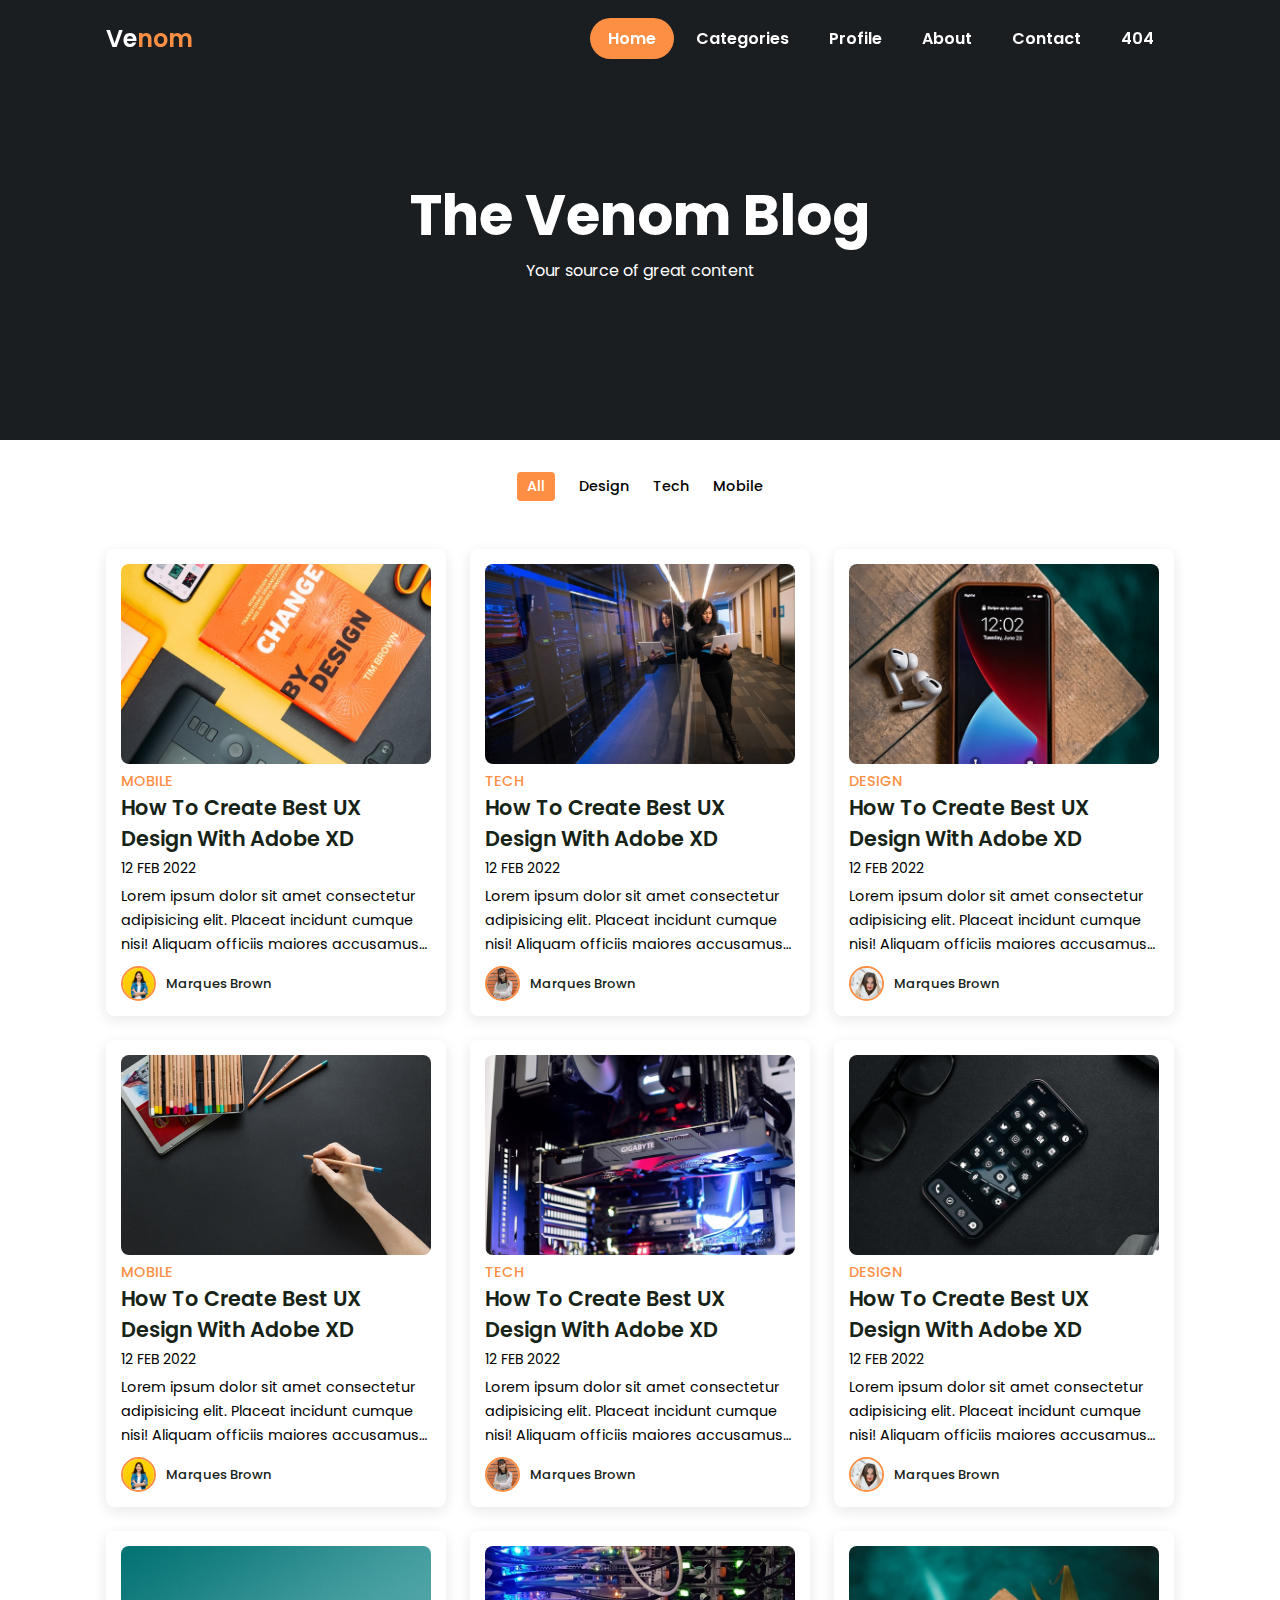
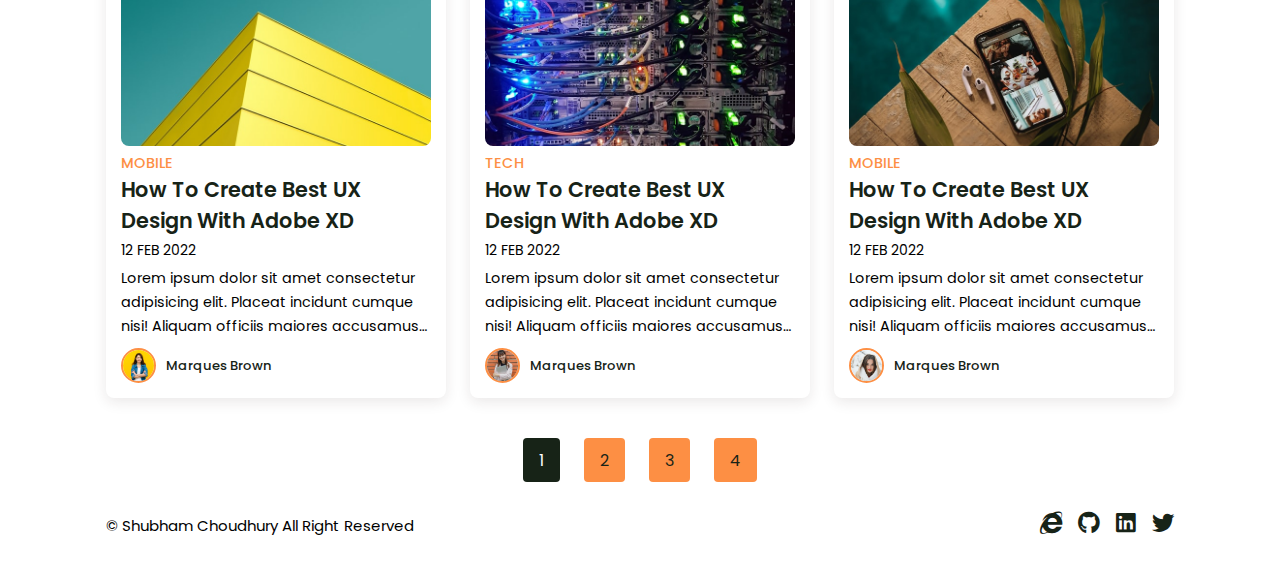
<file: index.html>
<!DOCTYPE html>
<html lang="en">

<head>
    <meta charset="UTF-8">
    <meta http-equiv="X-UA-Compatible" content="IE=edge">
    <meta name="viewport" content="width=device-width, initial-scale=1.0">
    <title>Home</title>

    <!-- GOOGLE FONTS -->
    <link rel="preconnect" href="https://fonts.googleapis.com">
    <link rel="preconnect" href="https://fonts.gstatic.com" crossorigin>
    <link href="https://fonts.googleapis.com/css2?family=Poppins:wght@400;500;600;700&display=swap" rel="stylesheet">

    <!-- FONTAWESOME ICONS -->
    <link rel="stylesheet" href="assets/fontawesome-6.4.0-web/css/fontawesome.css">
    <link rel="stylesheet" href="assets/fontawesome-6.4.0-web/css/brands.css">
    <link rel="stylesheet" href="assets/fontawesome-6.4.0-web/css/solid.css">

    <!-- CUSTOM CSS -->
    <link rel="stylesheet" href="assets/css/style.css">
</head>

<body>
    <!-- HEADER -->
    <header>
        <div class="nav container">
            <!-- LOGO -->
            <a href="index.html" class="logo">Ve<span>nom</span></a>
            <input type="checkbox" id="nav_check" hidden>

            <nav>
                <a href="index.html" class="logo">Ve<span>nom</span></a>
          
                <ul>
                  <li>
                    <a class="active" href="index.html">Home</a>
                  </li>
                  <li>
                    <a href="category-list.html">Categories</a>
                  </li>
                  <li>
                    <a href="profile.html">Profile</a>
                  </li>
                  <li>
                    <a href="about.html">About</a>
                  </li>
                  <li>
                    <a href="#">Contact</a>
                  </li>
                  <li>
                    <a href="404.html">404</a>
                  </li>
                </ul>
              </nav>


              <label for="nav_check" class="hamburger">
                <div></div>
                <div></div>
                <div></div>
              </label>
        </div>
    </header>

    <!-- HOME -->
    <section class="home" id="home">
        <div class="home-text container">
            <h2 class="home-title">The Venom Blog</h2>
            <span class="home-subtitle">Your source of great content</span>
        </div>
    </section>

    <!-- POST FILTER -->
    <div class="post-filter container">
        <span class="filter-item active" data-filter="all">All</span>
        <span class="filter-item" data-filter="design">Design</span>
        <span class="filter-item" data-filter="tech">Tech</span>
        <span class="filter-item" data-filter="mobile">Mobile</span>
    </div>

    <!-- POSTS -->
    <section class="post container">
        <div class="post-box mobile">
            <img src="assets/images/post-1.jpg" alt="" class="post-img">
            <a href="category.html"><h2 class="category">Mobile</h2></a>
            <a href="post-page.html" class="post-title">
                How To Create Best UX Design With Adobe XD
            </a>
            <span class="post-date">12 Feb 2022</span>
            <p class="post-description">
                Lorem ipsum dolor sit amet consectetur adipisicing elit. Placeat incidunt cumque nisi! Aliquam officiis maiores accusamus excepturi molestias. Laborum at sequi eius, porro soluta consequuntur!
            </p>
            <!-- PROFILE -->
            <a href="profile.html" class="profile">
                <img src="assets/images/profile-1.jpg" alt="" class="profile-img">
                <span class="profile-name">Marques Brown</span>
            </a>
        </div>
        <div class="post-box tech">
            <img src="assets/images/post-2.jpg" alt="" class="post-img">
            <a href="category.html"><h2 class="category">Tech</h2></a>
            <a href="post-page.html" class="post-title">
                How To Create Best UX Design With Adobe XD
            </a>
            <span class="post-date">12 Feb 2022</span>
            <p class="post-description">
                Lorem ipsum dolor sit amet consectetur adipisicing elit. Placeat incidunt cumque nisi! Aliquam officiis maiores accusamus excepturi molestias. Laborum at sequi eius, porro soluta consequuntur!
            </p>
            <!-- PROFILE -->
            <a href="profile.html" class="profile">
                <img src="assets/images/profile-2.jpg" alt="" class="profile-img">
                <span class="profile-name">Marques Brown</span>
            </a>
        </div>
        <div class="post-box design">
            <img src="assets/images/post-3.jpg" alt="" class="post-img">
            <a href="category.html"><h2 class="category">Design</h2></a>
            <a href="post-page.html" class="post-title">
                How To Create Best UX Design With Adobe XD
            </a>
            <span class="post-date">12 Feb 2022</span>
            <p class="post-description">
                Lorem ipsum dolor sit amet consectetur adipisicing elit. Placeat incidunt cumque nisi! Aliquam officiis maiores accusamus excepturi molestias. Laborum at sequi eius, porro soluta consequuntur!
            </p>
            <!-- PROFILE -->
            <a href="profile.html" class="profile">
                <img src="assets/images/profile-3.jpg" alt="" class="profile-img">
                <span class="profile-name">Marques Brown</span>
            </a>
        </div>
        <div class="post-box mobile">
            <img src="assets/images/post-4.jpg" alt="" class="post-img">
            <a href="#"><h2 class="category">Mobile</h2></a>
            <a href="post-page.html" class="post-title">
                How To Create Best UX Design With Adobe XD
            </a>
            <span class="post-date">12 Feb 2022</span>
            <p class="post-description">
                Lorem ipsum dolor sit amet consectetur adipisicing elit. Placeat incidunt cumque nisi! Aliquam officiis maiores accusamus excepturi molestias. Laborum at sequi eius, porro soluta consequuntur!
            </p>
            <!-- PROFILE -->
            <a href="profile.html" class="profile">
                <img src="assets/images/profile-1.jpg" alt="" class="profile-img">
                <span class="profile-name">Marques Brown</span>
            </a>
        </div>
        <div class="post-box tech">
            <img src="assets/images/post-5.jpg" alt="" class="post-img">
            <a href="category.html"><h2 class="category">Tech</h2></a>
            <a href="post-page.html" class="post-title">
                How To Create Best UX Design With Adobe XD
            </a>
            <span class="post-date">12 Feb 2022</span>
            <p class="post-description">
                Lorem ipsum dolor sit amet consectetur adipisicing elit. Placeat incidunt cumque nisi! Aliquam officiis maiores accusamus excepturi molestias. Laborum at sequi eius, porro soluta consequuntur!
            </p>
            <!-- PROFILE -->
            <a href="profile.html" class="profile">
                <img src="assets/images/profile-2.jpg" alt="" class="profile-img">
                <span class="profile-name">Marques Brown</span>
            </a>
        </div>
        <div class="post-box design">
            <img src="assets/images/post-6.jpg" alt="" class="post-img">
            <a href="category.html"><h2 class="category">Design</h2></a>
            <a href="post-page.html" class="post-title">
                How To Create Best UX Design With Adobe XD
            </a>
            <span class="post-date">12 Feb 2022</span>
            <p class="post-description">
                Lorem ipsum dolor sit amet consectetur adipisicing elit. Placeat incidunt cumque nisi! Aliquam officiis maiores accusamus excepturi molestias. Laborum at sequi eius, porro soluta consequuntur!
            </p>
            <!-- PROFILE -->
            <a href="profile.html" class="profile">
                <img src="assets/images/profile-3.jpg" alt="" class="profile-img">
                <span class="profile-name">Marques Brown</span>
            </a>
        </div>
        <div class="post-box mobile">
            <img src="assets/images/post-7.jpg" alt="" class="post-img">
            <a href="#"><h2 class="category">Mobile</h2></a>
            <a href="post-page.html" class="post-title">
                How To Create Best UX Design With Adobe XD
            </a>
            <span class="post-date">12 Feb 2022</span>
            <p class="post-description">
                Lorem ipsum dolor sit amet consectetur adipisicing elit. Placeat incidunt cumque nisi! Aliquam officiis maiores accusamus excepturi molestias. Laborum at sequi eius, porro soluta consequuntur!
            </p>
            <!-- PROFILE -->
            <a href="profile.html" class="profile">
                <img src="assets/images/profile-1.jpg" alt="" class="profile-img">
                <span class="profile-name">Marques Brown</span>
            </a>
        </div>
        <div class="post-box tech">
            <img src="assets/images/post-8.jpg" alt="" class="post-img">
            <a href="category.html"><h2 class="category">Tech</h2></a>
            <a href="post-page.html" class="post-title">
                How To Create Best UX Design With Adobe XD
            </a>
            <span class="post-date">12 Feb 2022</span>
            <p class="post-description">
                Lorem ipsum dolor sit amet consectetur adipisicing elit. Placeat incidunt cumque nisi! Aliquam officiis maiores accusamus excepturi molestias. Laborum at sequi eius, porro soluta consequuntur!
            </p>
            <!-- PROFILE -->
            <a href="profile.html" class="profile">
                <img src="assets/images/profile-2.jpg" alt="" class="profile-img">
                <span class="profile-name">Marques Brown</span>
            </a>
        </div>
        <div class="post-box mobile">
            <img src="assets/images/post-9.jpg" alt="" class="post-img">
            <a href="category.html"><h2 class="category">Mobile</h2></a>
            <a href="post-page.html" class="post-title">
                How To Create Best UX Design With Adobe XD
            </a>
            <span class="post-date">12 Feb 2022</span>
            <p class="post-description">
                Lorem ipsum dolor sit amet consectetur adipisicing elit. Placeat incidunt cumque nisi! Aliquam officiis maiores accusamus excepturi molestias. Laborum at sequi eius, porro soluta consequuntur!
            </p>
            <!-- PROFILE -->
            <a href="profile.html" class="profile">
                <img src="assets/images/profile-3.jpg" alt="" class="profile-img">
                <span class="profile-name">Marques Brown</span>
            </a>
        </div>
    </section>

    <!-- PAGINATION -->
    <div class="paginations container">
        <a href="#" class="pagination active">1</a>
        <a href="#" class="pagination">2</a>
        <a href="#" class="pagination">3</a>
        <a href="#" class="pagination">4</a>
    </div>


    <!-- FOOTER -->
    <div class="footer container">
        <p>&#169; Shubham Choudhury All Right Reserved</p>
        <div class="social">
            <a href="https://shubham-choudhury.github.io/"><i class="fa-brands fa-internet-explorer"></i></a>
            <a href="https://github.com/Shubham-Choudhury/"><i class="fa-brands fa-github"></i></a>
            <a href="https://www.linkedin.com/in/shubham017/"><i class="fa-brands fa-linkedin"></i></a>
            <a href="https://twitter.com/shubham_io"><i class="fa-brands fa-twitter"></i></a>
        </div>
    </div>

    <!-- JQUERY -->
    <script src="assets/javascript/jquery.js"></script>
    <!-- CUSTOM JS -->
    <script src="assets/javascript/main.js"></script>
</body>

</html>
</file>
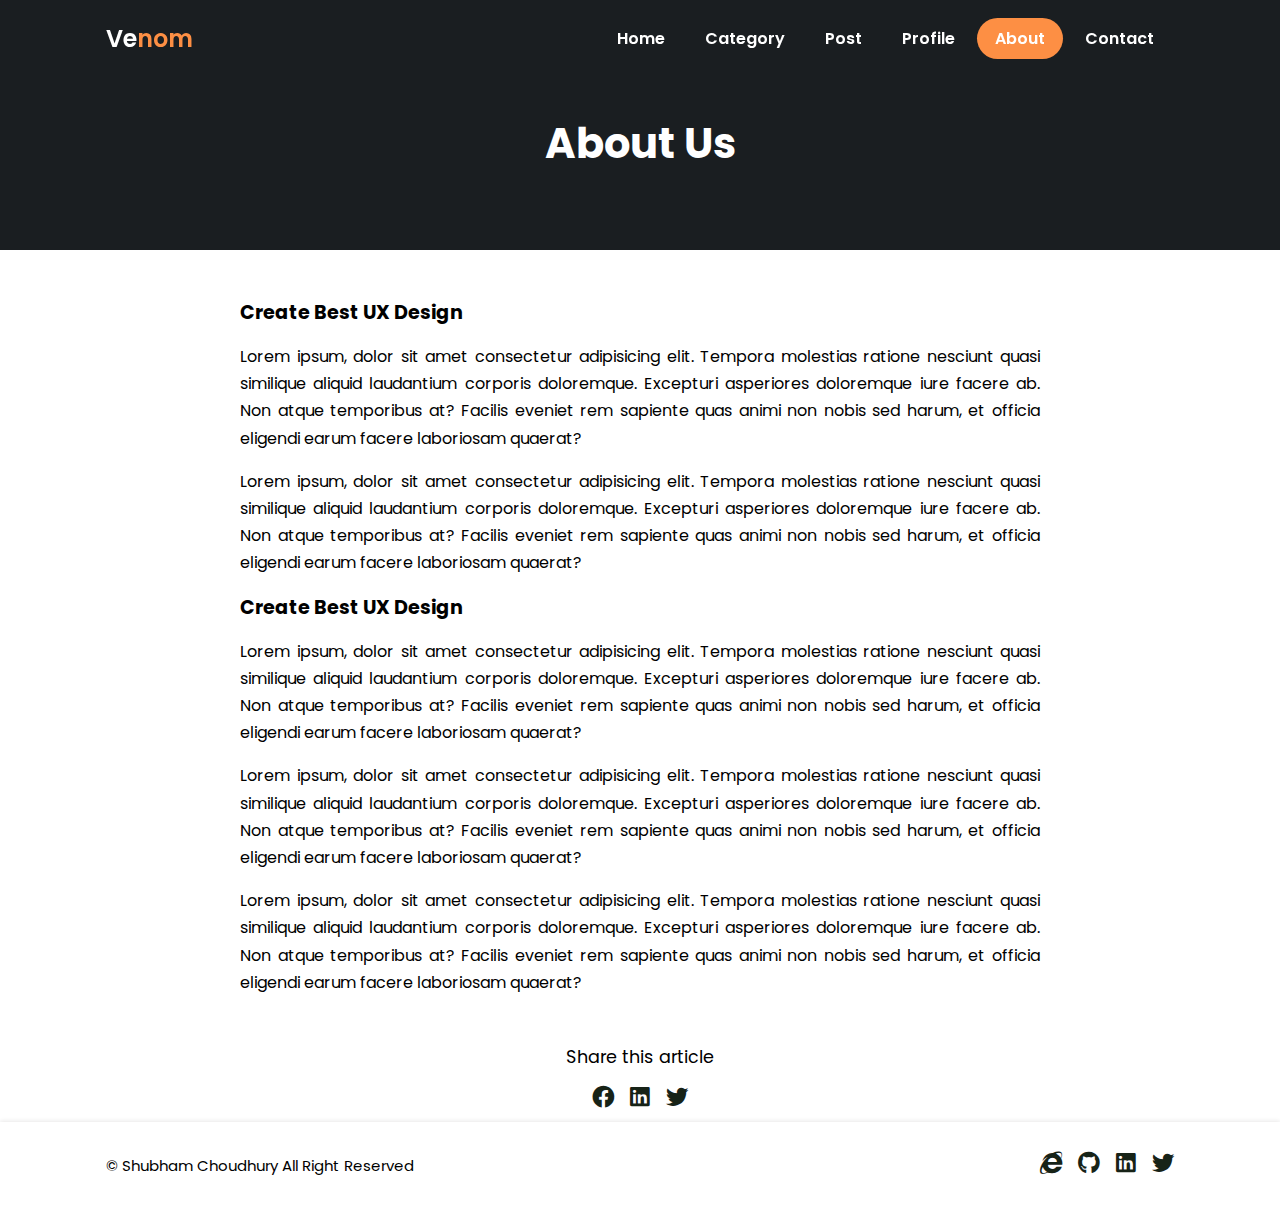
<file: about.html>
<!DOCTYPE html>
<html lang="en">

<head>
    <meta charset="UTF-8">
    <meta http-equiv="X-UA-Compatible" content="IE=edge">
    <meta name="viewport" content="width=device-width, initial-scale=1.0">
    <title>Post</title>

    <!-- GOOGLE FONTS -->
    <link rel="preconnect" href="https://fonts.googleapis.com">
    <link rel="preconnect" href="https://fonts.gstatic.com" crossorigin>
    <link href="https://fonts.googleapis.com/css2?family=Poppins:wght@400;500;600;700&display=swap" rel="stylesheet">

    <!-- FONTAWESOME ICONS -->
    <link rel="stylesheet" href="assets/fontawesome-6.4.0-web/css/fontawesome.css">
    <link rel="stylesheet" href="assets/fontawesome-6.4.0-web/css/brands.css">
    <link rel="stylesheet" href="assets/fontawesome-6.4.0-web/css/solid.css">

    <!-- CUSTOM CSS -->
    <link rel="stylesheet" href="assets/css/style.css">
</head>

<body>
    <!-- HEADER -->
    <header>
        <div class="nav container">
            <!-- LOGO -->
            <a href="index.html" class="logo">Ve<span>nom</span></a>
            <input type="checkbox" id="nav_check" hidden>

            <nav>
                <a href="index.html" class="logo">Ve<span>nom</span></a>
          
                <ul>
                  <li>
                    <a href="index.html">Home</a>
                  </li>
                  <li>
                    <a href="category.html">Category</a>
                  </li>
                  <li>
                    <a href="post-page.html">Post</a>
                  </li>
                  <li>
                    <a href="profile.html">Profile</a>
                  </li>
                  <li>
                    <a class="active" href="about.html">About</a>
                  </li>
                  <li>
                    <a href="#">Contact</a>
                  </li>
                </ul>
              </nav>


              <label for="nav_check" class="hamburger">
                <div></div>
                <div></div>
                <div></div>
              </label>
        </div>
    </header>

    <!-- POST CONTENT -->
    <section class="header-c">
        <div class="header-content post-container">
            <h1 class="header-title">About Us</h1>
        </div>
    </section>

    <!-- POSTS -->
    <section class="post-container">
        <h2 class="sub-heading">Create Best UX Design</h2>
        <div class="post-text">Lorem ipsum, dolor sit amet consectetur adipisicing elit. Tempora molestias ratione nesciunt quasi similique aliquid laudantium corporis doloremque. Excepturi asperiores doloremque iure facere ab. Non atque temporibus at? Facilis eveniet rem sapiente quas animi non nobis sed harum, et officia eligendi earum facere laboriosam quaerat?</div>
        <div class="post-text">Lorem ipsum, dolor sit amet consectetur adipisicing elit. Tempora molestias ratione nesciunt quasi similique aliquid laudantium corporis doloremque. Excepturi asperiores doloremque iure facere ab. Non atque temporibus at? Facilis eveniet rem sapiente quas animi non nobis sed harum, et officia eligendi earum facere laboriosam quaerat?</div>
        <h2 class="sub-heading">Create Best UX Design</h2>
        <div class="post-text">Lorem ipsum, dolor sit amet consectetur adipisicing elit. Tempora molestias ratione nesciunt quasi similique aliquid laudantium corporis doloremque. Excepturi asperiores doloremque iure facere ab. Non atque temporibus at? Facilis eveniet rem sapiente quas animi non nobis sed harum, et officia eligendi earum facere laboriosam quaerat?</div>
        <div class="post-text">Lorem ipsum, dolor sit amet consectetur adipisicing elit. Tempora molestias ratione nesciunt quasi similique aliquid laudantium corporis doloremque. Excepturi asperiores doloremque iure facere ab. Non atque temporibus at? Facilis eveniet rem sapiente quas animi non nobis sed harum, et officia eligendi earum facere laboriosam quaerat?</div>
        <div class="post-text">Lorem ipsum, dolor sit amet consectetur adipisicing elit. Tempora molestias ratione nesciunt quasi similique aliquid laudantium corporis doloremque. Excepturi asperiores doloremque iure facere ab. Non atque temporibus at? Facilis eveniet rem sapiente quas animi non nobis sed harum, et officia eligendi earum facere laboriosam quaerat?</div>
    </section>

    <!-- SHARE -->
    <div class="share post-container">
        <span class="share-title">Share this article</span>
        <div class="social">
            <a href="#"><i class="fa-brands fa-facebook"></i></a>
            <a href="#"><i class="fa-brands fa-linkedin"></i></a>
            <a href="#"><i class="fa-brands fa-twitter"></i></a>
        </div>
    </div>

    <!-- FOOTER -->
    <footer>
        <div class="footer container">
            <p>&#169; Shubham Choudhury All Right Reserved</p>
            <div class="social">
                <a href="https://shubham-choudhury.github.io/"><i class="fa-brands fa-internet-explorer"></i></a>
                <a href="https://github.com/Shubham-Choudhury/"><i class="fa-brands fa-github"></i></a>
                <a href="https://www.linkedin.com/in/shubham017/"><i class="fa-brands fa-linkedin"></i></a>
                <a href="https://twitter.com/shubham_io"><i class="fa-brands fa-twitter"></i></a>
            </div>
        </div>
    </footer>

    <!-- JQUERY -->
    <script src="assets/javascript/jquery.js"></script>
    <!-- CUSTOM JS -->
    <script src="assets/javascript/main.js"></script>
</body>

</html>
</file>
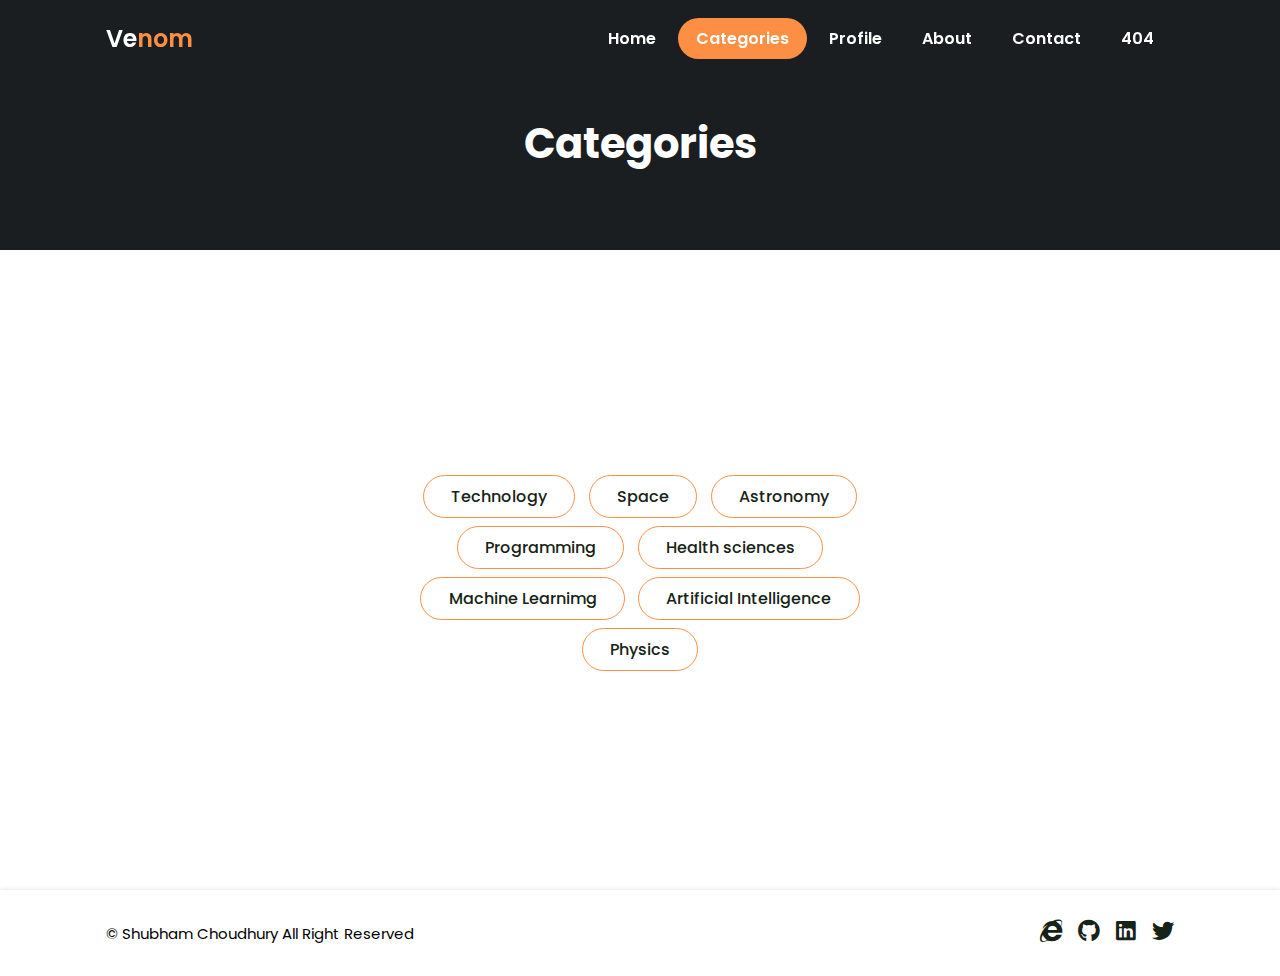
<file: category-list.html>
<!DOCTYPE html>
<html lang="en">

<head>
    <meta charset="UTF-8">
    <meta http-equiv="X-UA-Compatible" content="IE=edge">
    <meta name="viewport" content="width=device-width, initial-scale=1.0">
    <title>Categories</title>

    <!-- GOOGLE FONTS -->
    <link rel="preconnect" href="https://fonts.googleapis.com">
    <link rel="preconnect" href="https://fonts.gstatic.com" crossorigin>
    <link href="https://fonts.googleapis.com/css2?family=Poppins:wght@400;500;600;700&display=swap" rel="stylesheet">

    <!-- FONTAWESOME ICONS -->
    <link rel="stylesheet" href="assets/fontawesome-6.4.0-web/css/fontawesome.css">
    <link rel="stylesheet" href="assets/fontawesome-6.4.0-web/css/brands.css">
    <link rel="stylesheet" href="assets/fontawesome-6.4.0-web/css/solid.css">

    <!-- CUSTOM CSS -->
    <link rel="stylesheet" href="assets/css/style.css">
</head>

<body>
    <!-- HEADER -->
    <header>
        <div class="nav container">
            <!-- LOGO -->
            <a href="index.html" class="logo">Ve<span>nom</span></a>
            <input type="checkbox" id="nav_check" hidden>

            <nav>
                <a href="index.html" class="logo">Ve<span>nom</span></a>
          
                <ul>
                  <li>
                    <a href="index.html">Home</a>
                  </li>
                  <li>
                    <a class="active" href="category-list.html">Categories</a>
                  </li>
                  <li>
                    <a href="profile.html">Profile</a>
                  </li>
                  <li>
                    <a href="about.html">About</a>
                  </li>
                  <li>
                    <a href="#">Contact</a>
                  </li>
                  <li>
                    <a href="404.html">404</a>
                  </li>
                </ul>
              </nav>


              <label for="nav_check" class="hamburger">
                <div></div>
                <div></div>
                <div></div>
              </label>
        </div>
    </header>

    <!-- POST CONTENT -->
    <section class="header-c">
        <div class="header-content post-container">
            <h1 class="header-title">Categories</h1>
        </div>
    </section>

    <!-- POSTS -->
    <section class="post-container grid-center empty">
        <div class="category-list">
            <div class="single-category">
                <a href="category.html">Technology</a>
            </div>
            <div class="single-category">
                <a href="category.html">Space</a>
            </div>
            <div class="single-category">
                <a href="category.html">Astronomy</a>
            </div>
            <div class="single-category">
                <a href="category.html">Programming</a>
            </div>
            <div class="single-category">
                <a href="category.html">Health sciences</a>
            </div>
            <div class="single-category">
                <a href="category.html">Machine Learnimg</a>
            </div>
            <div class="single-category">
                <a href="category.html">Artificial Intelligence</a>
            </div>
            <div class="single-category">
                <a href="category.html">Physics</a>
            </div>
        </div>
    </section>

    <!-- FOOTER -->
    <footer>
        <div class="footer container">
            <p>&#169; Shubham Choudhury All Right Reserved</p>
            <div class="social">
                <a href="https://shubham-choudhury.github.io/"><i class="fa-brands fa-internet-explorer"></i></a>
                <a href="https://github.com/Shubham-Choudhury/"><i class="fa-brands fa-github"></i></a>
                <a href="https://www.linkedin.com/in/shubham017/"><i class="fa-brands fa-linkedin"></i></a>
                <a href="https://twitter.com/shubham_io"><i class="fa-brands fa-twitter"></i></a>
            </div>
        </div>
    </footer>

    <!-- JQUERY -->
    <script src="assets/javascript/jquery.js"></script>
    <!-- CUSTOM JS -->
    <script src="assets/javascript/main.js"></script>
</body>

</html>
</file>
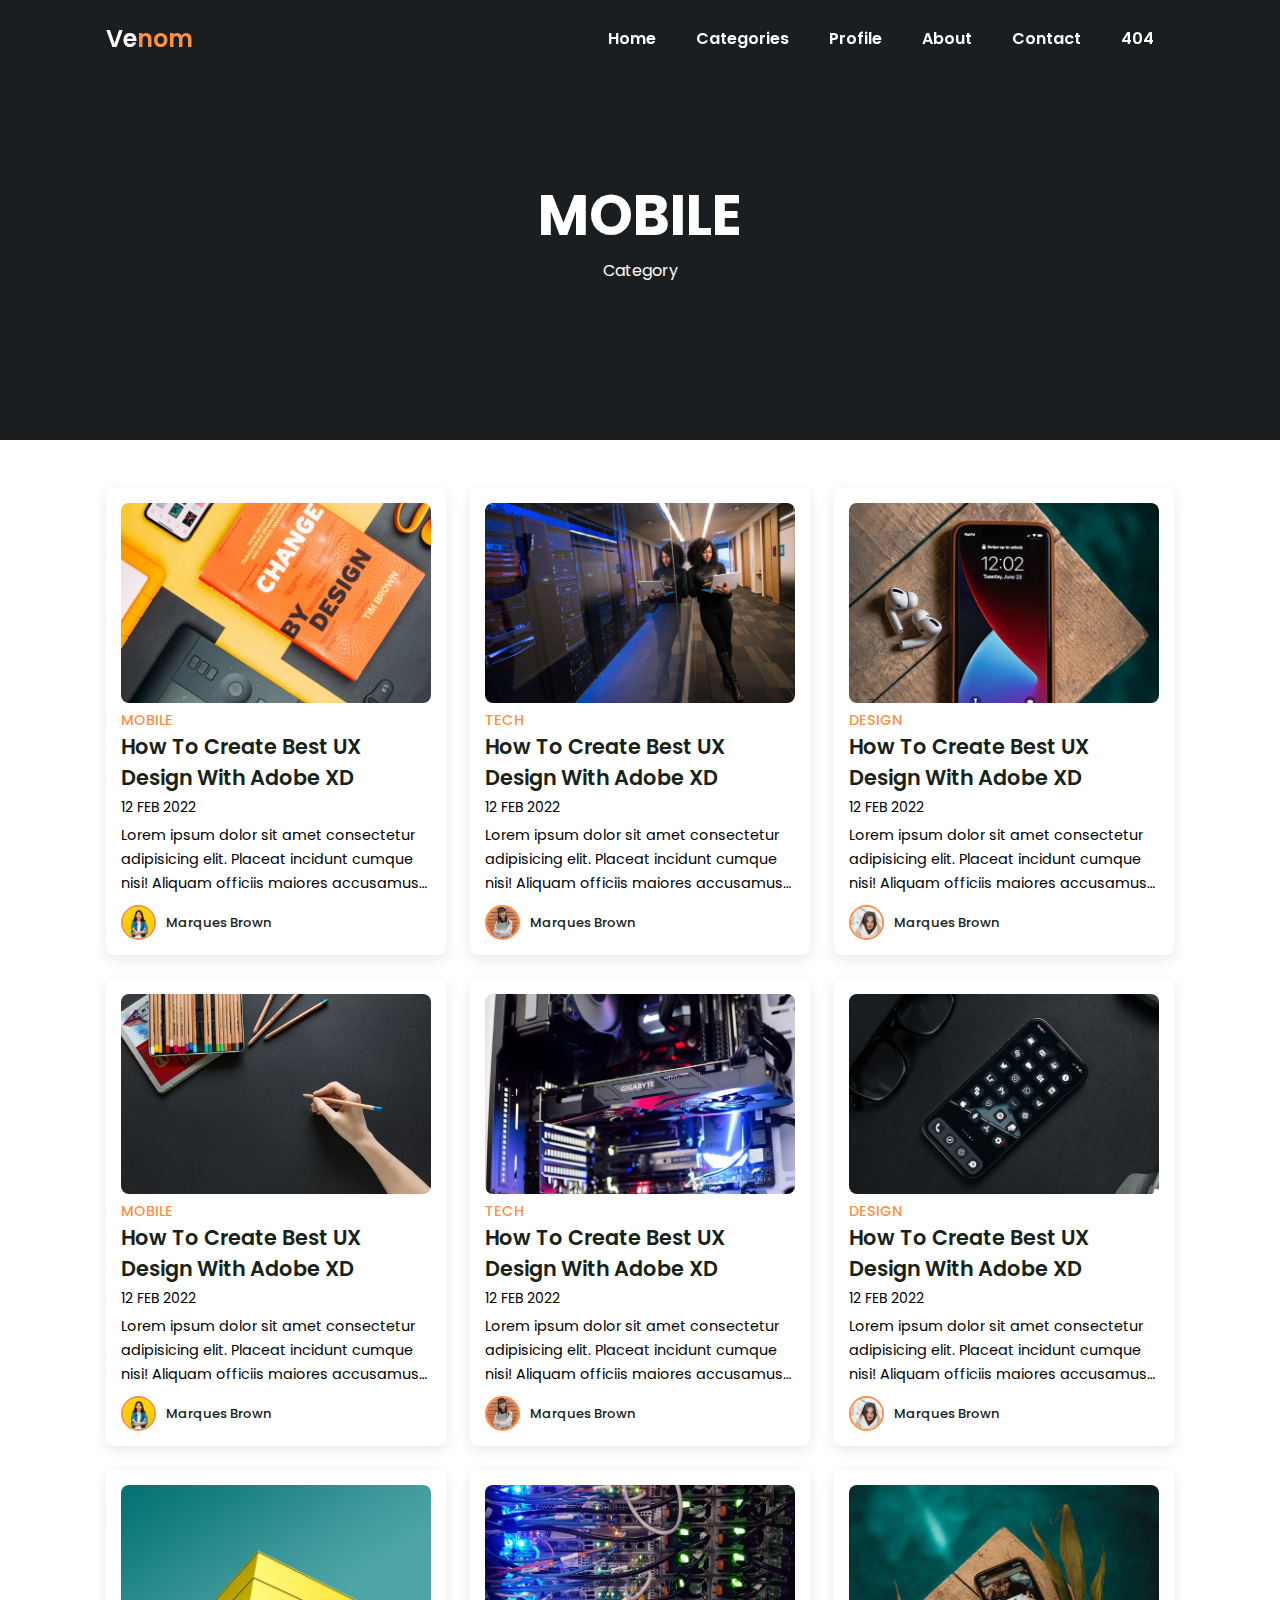
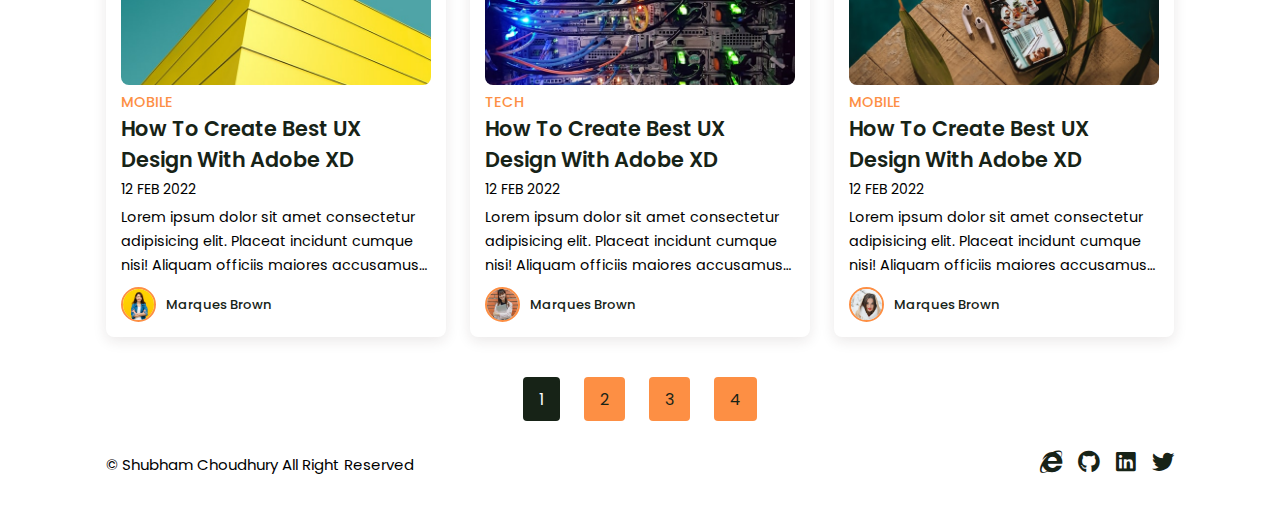
<file: category.html>
<!DOCTYPE html>
<html lang="en">

<head>
    <meta charset="UTF-8">
    <meta http-equiv="X-UA-Compatible" content="IE=edge">
    <meta name="viewport" content="width=device-width, initial-scale=1.0">
    <title>Category</title>

    <!-- GOOGLE FONTS -->
    <link rel="preconnect" href="https://fonts.googleapis.com">
    <link rel="preconnect" href="https://fonts.gstatic.com" crossorigin>
    <link href="https://fonts.googleapis.com/css2?family=Poppins:wght@400;500;600;700&display=swap" rel="stylesheet">

    <!-- FONTAWESOME ICONS -->
    <link rel="stylesheet" href="assets/fontawesome-6.4.0-web/css/fontawesome.css">
    <link rel="stylesheet" href="assets/fontawesome-6.4.0-web/css/brands.css">
    <link rel="stylesheet" href="assets/fontawesome-6.4.0-web/css/solid.css">

    <!-- CUSTOM CSS -->
    <link rel="stylesheet" href="assets/css/style.css">
</head>

<body>
    <!-- HEADER -->
    <header>
        <div class="nav container">
            <!-- LOGO -->
            <a href="index.html" class="logo">Ve<span>nom</span></a>
            <input type="checkbox" id="nav_check" hidden>

            <nav>
                <a href="index.html" class="logo">Ve<span>nom</span></a>
          
                <ul>
                  <li>
                    <a href="index.html">Home</a>
                  </li>
                  <li>
                    <a href="category-list.html">Categories</a>
                  </li>
                  <li>
                    <a href="profile.html">Profile</a>
                  </li>
                  <li>
                    <a href="about.html">About</a>
                  </li>
                  <li>
                    <a href="#">Contact</a>
                  </li>
                  <li>
                    <a href="404.html">404</a>
                  </li>
                </ul>
              </nav>


              <label for="nav_check" class="hamburger">
                <div></div>
                <div></div>
                <div></div>
              </label>
        </div>
    </header>

    <!-- HOME -->
    <section class="home" id="home">
        <div class="home-text container">
            <h2 class="home-title">MOBILE</h2>
            <span class="home-subtitle">Category</span>
        </div>
    </section>

    <!-- POSTS -->
    <section class="post container">
        <div class="post-box mobile">
            <img src="assets/images/post-1.jpg" alt="" class="post-img">
            <a href="category.html"><h2 class="category">Mobile</h2></a>
            <a href="post-page.html" class="post-title">
                How To Create Best UX Design With Adobe XD
            </a>
            <span class="post-date">12 Feb 2022</span>
            <p class="post-description">
                Lorem ipsum dolor sit amet consectetur adipisicing elit. Placeat incidunt cumque nisi! Aliquam officiis maiores accusamus excepturi molestias. Laborum at sequi eius, porro soluta consequuntur!
            </p>
            <!-- PROFILE -->
            <a href="profile.html" class="profile">
                <img src="assets/images/profile-1.jpg" alt="" class="profile-img">
                <span class="profile-name">Marques Brown</span>
            </a>
        </div>
        <div class="post-box tech">
            <img src="assets/images/post-2.jpg" alt="" class="post-img">
            <a href="category.html"><h2 class="category">Tech</h2></a>
            <a href="post-page.html" class="post-title">
                How To Create Best UX Design With Adobe XD
            </a>
            <span class="post-date">12 Feb 2022</span>
            <p class="post-description">
                Lorem ipsum dolor sit amet consectetur adipisicing elit. Placeat incidunt cumque nisi! Aliquam officiis maiores accusamus excepturi molestias. Laborum at sequi eius, porro soluta consequuntur!
            </p>
            <!-- PROFILE -->
            <a href="profile.html" class="profile">
                <img src="assets/images/profile-2.jpg" alt="" class="profile-img">
                <span class="profile-name">Marques Brown</span>
            </a>
        </div>
        <div class="post-box design">
            <img src="assets/images/post-3.jpg" alt="" class="post-img">
            <a href="category.html"><h2 class="category">Design</h2></a>
            <a href="post-page.html" class="post-title">
                How To Create Best UX Design With Adobe XD
            </a>
            <span class="post-date">12 Feb 2022</span>
            <p class="post-description">
                Lorem ipsum dolor sit amet consectetur adipisicing elit. Placeat incidunt cumque nisi! Aliquam officiis maiores accusamus excepturi molestias. Laborum at sequi eius, porro soluta consequuntur!
            </p>
            <!-- PROFILE -->
            <a href="profile.html" class="profile">
                <img src="assets/images/profile-3.jpg" alt="" class="profile-img">
                <span class="profile-name">Marques Brown</span>
            </a>
        </div>
        <div class="post-box mobile">
            <img src="assets/images/post-4.jpg" alt="" class="post-img">
            <a href="#"><h2 class="category">Mobile</h2></a>
            <a href="post-page.html" class="post-title">
                How To Create Best UX Design With Adobe XD
            </a>
            <span class="post-date">12 Feb 2022</span>
            <p class="post-description">
                Lorem ipsum dolor sit amet consectetur adipisicing elit. Placeat incidunt cumque nisi! Aliquam officiis maiores accusamus excepturi molestias. Laborum at sequi eius, porro soluta consequuntur!
            </p>
            <!-- PROFILE -->
            <a href="profile.html" class="profile">
                <img src="assets/images/profile-1.jpg" alt="" class="profile-img">
                <span class="profile-name">Marques Brown</span>
            </a>
        </div>
        <div class="post-box tech">
            <img src="assets/images/post-5.jpg" alt="" class="post-img">
            <a href="category.html"><h2 class="category">Tech</h2></a>
            <a href="post-page.html" class="post-title">
                How To Create Best UX Design With Adobe XD
            </a>
            <span class="post-date">12 Feb 2022</span>
            <p class="post-description">
                Lorem ipsum dolor sit amet consectetur adipisicing elit. Placeat incidunt cumque nisi! Aliquam officiis maiores accusamus excepturi molestias. Laborum at sequi eius, porro soluta consequuntur!
            </p>
            <!-- PROFILE -->
            <a href="profile.html" class="profile">
                <img src="assets/images/profile-2.jpg" alt="" class="profile-img">
                <span class="profile-name">Marques Brown</span>
            </a>
        </div>
        <div class="post-box design">
            <img src="assets/images/post-6.jpg" alt="" class="post-img">
            <a href="category.html"><h2 class="category">Design</h2></a>
            <a href="post-page.html" class="post-title">
                How To Create Best UX Design With Adobe XD
            </a>
            <span class="post-date">12 Feb 2022</span>
            <p class="post-description">
                Lorem ipsum dolor sit amet consectetur adipisicing elit. Placeat incidunt cumque nisi! Aliquam officiis maiores accusamus excepturi molestias. Laborum at sequi eius, porro soluta consequuntur!
            </p>
            <!-- PROFILE -->
            <a href="profile.html" class="profile">
                <img src="assets/images/profile-3.jpg" alt="" class="profile-img">
                <span class="profile-name">Marques Brown</span>
            </a>
        </div>
        <div class="post-box mobile">
            <img src="assets/images/post-7.jpg" alt="" class="post-img">
            <a href="#"><h2 class="category">Mobile</h2></a>
            <a href="post-page.html" class="post-title">
                How To Create Best UX Design With Adobe XD
            </a>
            <span class="post-date">12 Feb 2022</span>
            <p class="post-description">
                Lorem ipsum dolor sit amet consectetur adipisicing elit. Placeat incidunt cumque nisi! Aliquam officiis maiores accusamus excepturi molestias. Laborum at sequi eius, porro soluta consequuntur!
            </p>
            <!-- PROFILE -->
            <a href="profile.html" class="profile">
                <img src="assets/images/profile-1.jpg" alt="" class="profile-img">
                <span class="profile-name">Marques Brown</span>
            </a>
        </div>
        <div class="post-box tech">
            <img src="assets/images/post-8.jpg" alt="" class="post-img">
            <a href="category.html"><h2 class="category">Tech</h2></a>
            <a href="post-page.html" class="post-title">
                How To Create Best UX Design With Adobe XD
            </a>
            <span class="post-date">12 Feb 2022</span>
            <p class="post-description">
                Lorem ipsum dolor sit amet consectetur adipisicing elit. Placeat incidunt cumque nisi! Aliquam officiis maiores accusamus excepturi molestias. Laborum at sequi eius, porro soluta consequuntur!
            </p>
            <!-- PROFILE -->
            <a href="profile.html" class="profile">
                <img src="assets/images/profile-2.jpg" alt="" class="profile-img">
                <span class="profile-name">Marques Brown</span>
            </a>
        </div>
        <div class="post-box mobile">
            <img src="assets/images/post-9.jpg" alt="" class="post-img">
            <a href="category.html"><h2 class="category">Mobile</h2></a>
            <a href="post-page.html" class="post-title">
                How To Create Best UX Design With Adobe XD
            </a>
            <span class="post-date">12 Feb 2022</span>
            <p class="post-description">
                Lorem ipsum dolor sit amet consectetur adipisicing elit. Placeat incidunt cumque nisi! Aliquam officiis maiores accusamus excepturi molestias. Laborum at sequi eius, porro soluta consequuntur!
            </p>
            <!-- PROFILE -->
            <a href="profile.html" class="profile">
                <img src="assets/images/profile-3.jpg" alt="" class="profile-img">
                <span class="profile-name">Marques Brown</span>
            </a>
        </div>
    </section>

    <!-- PAGINATION -->
    <div class="paginations container">
        <a href="#" class="pagination active">1</a>
        <a href="#" class="pagination">2</a>
        <a href="#" class="pagination">3</a>
        <a href="#" class="pagination">4</a>
    </div>

    <!-- FOOTER -->
    <div class="footer container">
        <p>&#169; Shubham Choudhury All Right Reserved</p>
        <div class="social">
            <a href="https://shubham-choudhury.github.io/"><i class="fa-brands fa-internet-explorer"></i></a>
            <a href="https://github.com/Shubham-Choudhury/"><i class="fa-brands fa-github"></i></a>
            <a href="https://www.linkedin.com/in/shubham017/"><i class="fa-brands fa-linkedin"></i></a>
            <a href="https://twitter.com/shubham_io"><i class="fa-brands fa-twitter"></i></a>
        </div>
    </div>

    <!-- JQUERY -->
    <script src="assets/javascript/jquery.js"></script>
    <!-- CUSTOM JS -->
    <script src="assets/javascript/main.js"></script>
</body>

</html>
</file>
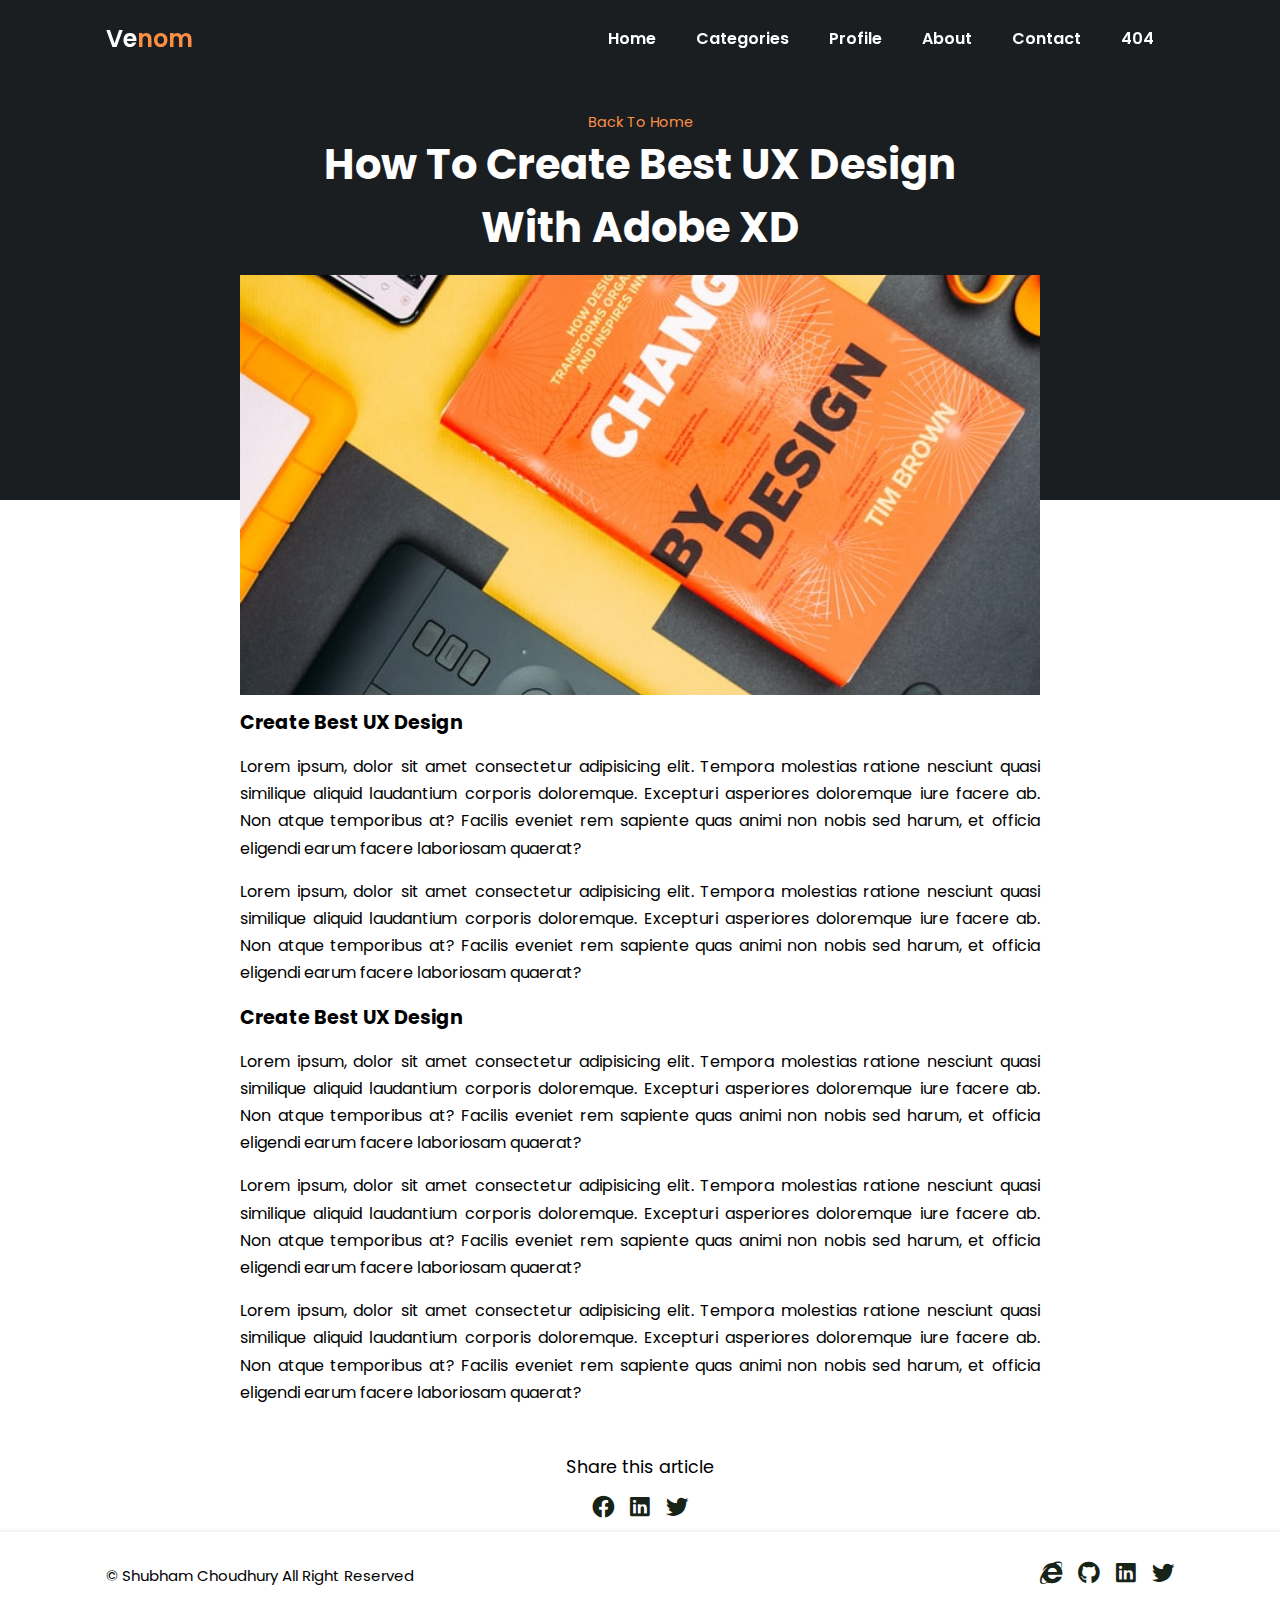
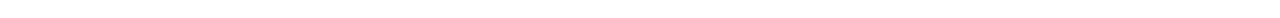
<file: post-page.html>
<!DOCTYPE html>
<html lang="en">

<head>
    <meta charset="UTF-8">
    <meta http-equiv="X-UA-Compatible" content="IE=edge">
    <meta name="viewport" content="width=device-width, initial-scale=1.0">
    <title>How To Create Best UX Design With Adobe XD</title>

    <!-- GOOGLE FONTS -->
    <link rel="preconnect" href="https://fonts.googleapis.com">
    <link rel="preconnect" href="https://fonts.gstatic.com" crossorigin>
    <link href="https://fonts.googleapis.com/css2?family=Poppins:wght@400;500;600;700&display=swap" rel="stylesheet">

    <!-- FONTAWESOME ICONS -->
    <link rel="stylesheet" href="assets/fontawesome-6.4.0-web/css/fontawesome.css">
    <link rel="stylesheet" href="assets/fontawesome-6.4.0-web/css/brands.css">
    <link rel="stylesheet" href="assets/fontawesome-6.4.0-web/css/solid.css">

    <!-- CUSTOM CSS -->
    <link rel="stylesheet" href="assets/css/style.css">
</head>

<body>
    <!-- HEADER -->
    <header>
      <div class="nav container">
          <!-- LOGO -->
          <a href="index.html" class="logo">Ve<span>nom</span></a>
          <input type="checkbox" id="nav_check" hidden>

          <nav>
              <a href="index.html" class="logo">Ve<span>nom</span></a>
        
              <ul>
                <li>
                  <a href="index.html">Home</a>
                </li>
                <li>
                  <a href="category-list.html">Categories</a>
                </li>
                <li>
                  <a href="profile.html">Profile</a>
                </li>
                <li>
                  <a href="about.html">About</a>
                </li>
                <li>
                  <a href="#">Contact</a>
                </li>
                <li>
                  <a href="404.html">404</a>
                </li>
              </ul>
            </nav>


            <label for="nav_check" class="hamburger">
              <div></div>
              <div></div>
              <div></div>
            </label>
      </div>
  </header>

    <!-- POST CONTENT -->
    <section class="post-header">
        <div class="header-content post-container">
            <!-- Back To Home -->
            <a href="index.html" class="back-home">Back To Home</a>
            <!-- Title -->
            <h1 class="header-title">How To Create Best UX Design With Adobe XD</h1>
            <!-- Post Image -->
            <img src="assets/images/post-1.jpg" alt="" class="header-img">
        </div>
    </section>

    <!-- POSTS -->
    <section class="post-content post-container">
        <h2 class="sub-heading">Create Best UX Design</h2>
        <div class="post-text">Lorem ipsum, dolor sit amet consectetur adipisicing elit. Tempora molestias ratione nesciunt quasi similique aliquid laudantium corporis doloremque. Excepturi asperiores doloremque iure facere ab. Non atque temporibus at? Facilis eveniet rem sapiente quas animi non nobis sed harum, et officia eligendi earum facere laboriosam quaerat?</div>
        <div class="post-text">Lorem ipsum, dolor sit amet consectetur adipisicing elit. Tempora molestias ratione nesciunt quasi similique aliquid laudantium corporis doloremque. Excepturi asperiores doloremque iure facere ab. Non atque temporibus at? Facilis eveniet rem sapiente quas animi non nobis sed harum, et officia eligendi earum facere laboriosam quaerat?</div>
        <h2 class="sub-heading">Create Best UX Design</h2>
        <div class="post-text">Lorem ipsum, dolor sit amet consectetur adipisicing elit. Tempora molestias ratione nesciunt quasi similique aliquid laudantium corporis doloremque. Excepturi asperiores doloremque iure facere ab. Non atque temporibus at? Facilis eveniet rem sapiente quas animi non nobis sed harum, et officia eligendi earum facere laboriosam quaerat?</div>
        <div class="post-text">Lorem ipsum, dolor sit amet consectetur adipisicing elit. Tempora molestias ratione nesciunt quasi similique aliquid laudantium corporis doloremque. Excepturi asperiores doloremque iure facere ab. Non atque temporibus at? Facilis eveniet rem sapiente quas animi non nobis sed harum, et officia eligendi earum facere laboriosam quaerat?</div>
        <div class="post-text">Lorem ipsum, dolor sit amet consectetur adipisicing elit. Tempora molestias ratione nesciunt quasi similique aliquid laudantium corporis doloremque. Excepturi asperiores doloremque iure facere ab. Non atque temporibus at? Facilis eveniet rem sapiente quas animi non nobis sed harum, et officia eligendi earum facere laboriosam quaerat?</div>
    </section>

    <!-- SHARE -->
    <div class="share post-container">
        <span class="share-title">Share this article</span>
        <div class="social">
            <a href="#"><i class="fa-brands fa-facebook"></i></a>
            <a href="#"><i class="fa-brands fa-linkedin"></i></a>
            <a href="#"><i class="fa-brands fa-twitter"></i></a>
        </div>
    </div>

    <!-- FOOTER -->
    <footer>
        <div class="footer container">
            <p>&#169; Shubham Choudhury All Right Reserved</p>
            <div class="social">
                <a href="https://shubham-choudhury.github.io/"><i class="fa-brands fa-internet-explorer"></i></a>
                <a href="https://github.com/Shubham-Choudhury/"><i class="fa-brands fa-github"></i></a>
                <a href="https://www.linkedin.com/in/shubham017/"><i class="fa-brands fa-linkedin"></i></a>
                <a href="https://twitter.com/shubham_io"><i class="fa-brands fa-twitter"></i></a>
            </div>
        </div>
    </footer>

    <!-- JQUERY -->
    <script src="assets/javascript/jquery.js"></script>
    <!-- CUSTOM JS -->
    <script src="assets/javascript/main.js"></script>
</body>

</html>
</file>
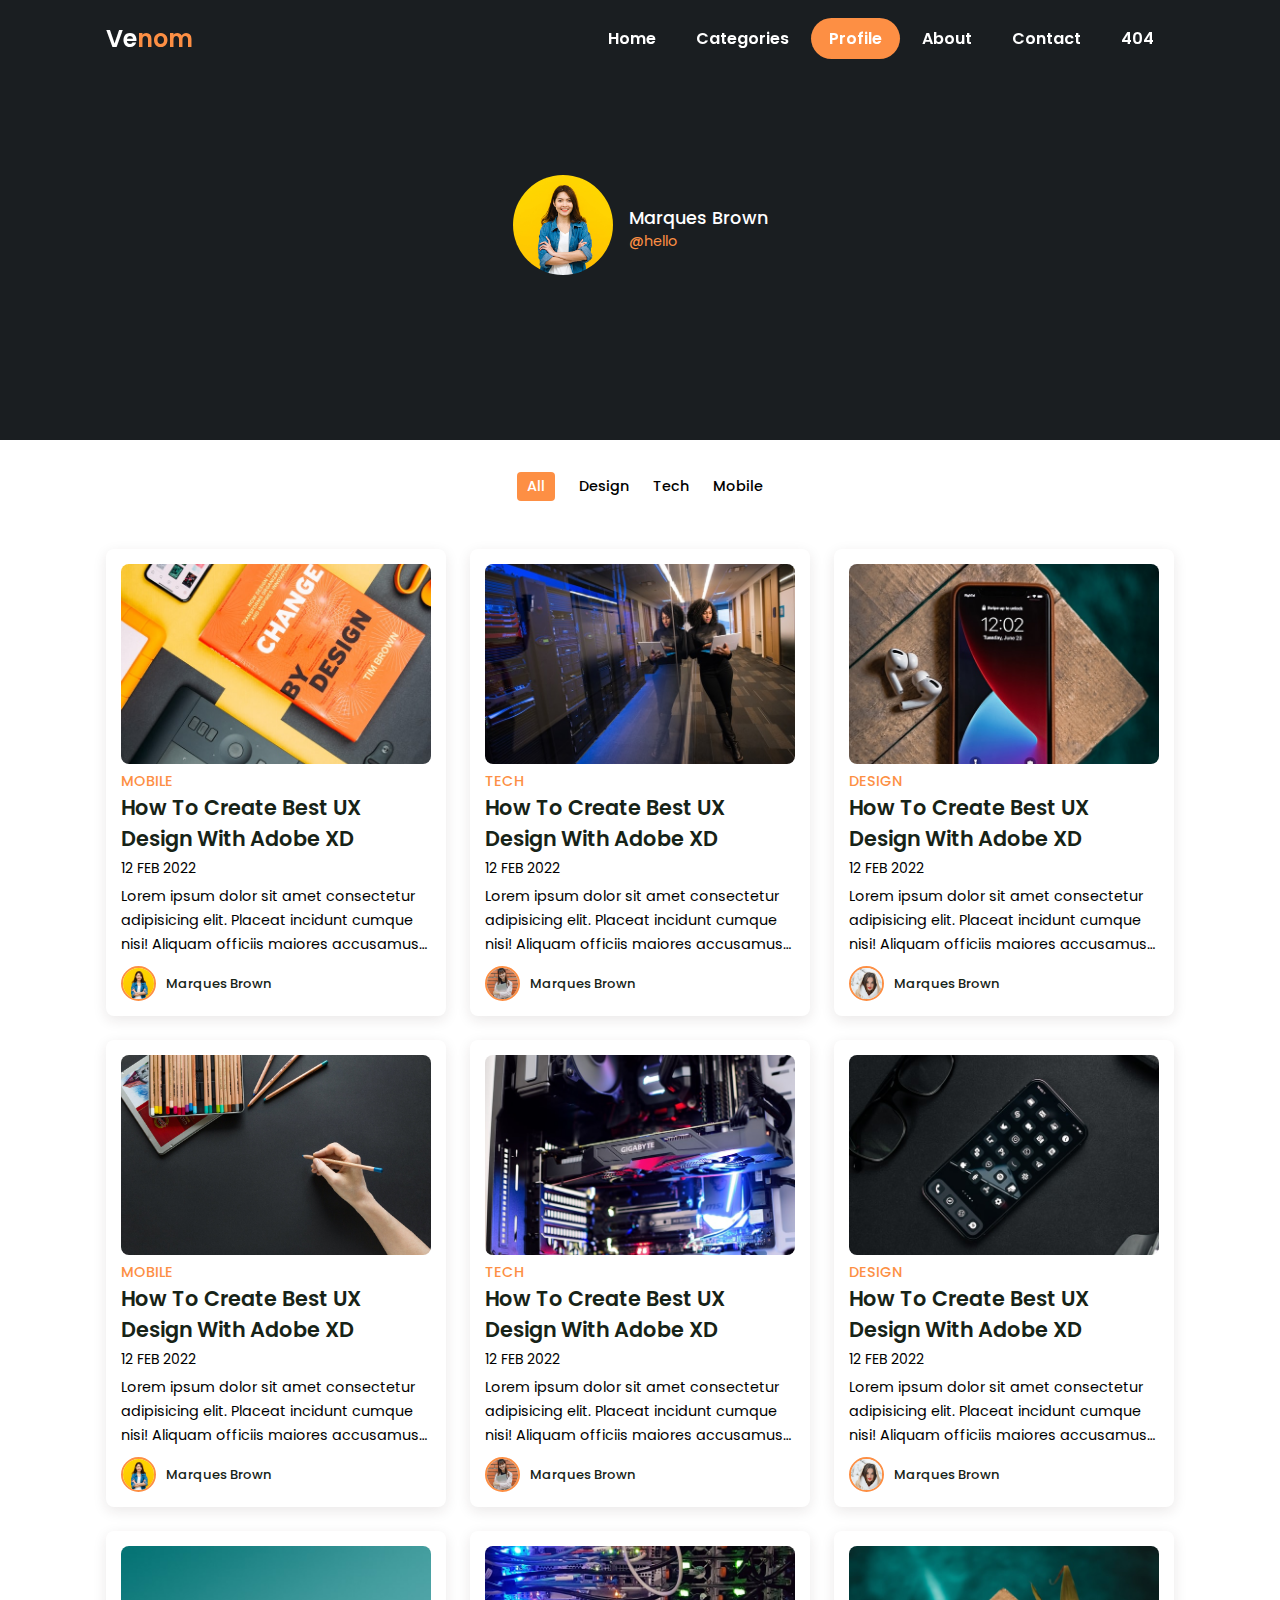
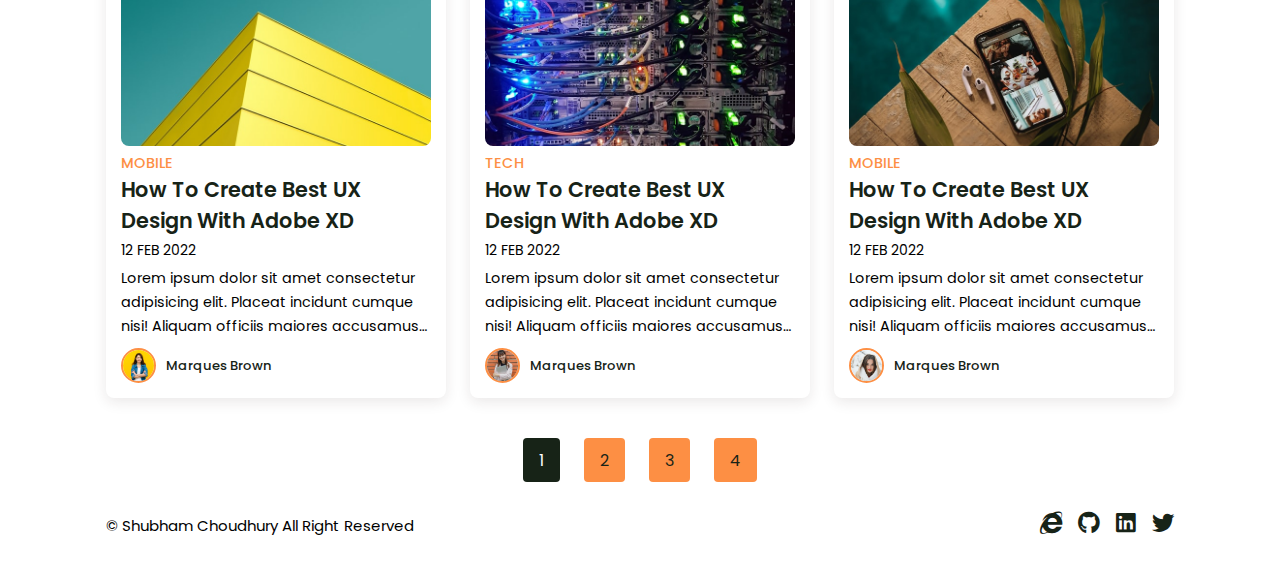
<file: profile.html>
<!DOCTYPE html>
<html lang="en">

<head>
    <meta charset="UTF-8">
    <meta http-equiv="X-UA-Compatible" content="IE=edge">
    <meta name="viewport" content="width=device-width, initial-scale=1.0">
    <title>Profile</title>

    <!-- GOOGLE FONTS -->
    <link rel="preconnect" href="https://fonts.googleapis.com">
    <link rel="preconnect" href="https://fonts.gstatic.com" crossorigin>
    <link href="https://fonts.googleapis.com/css2?family=Poppins:wght@400;500;600;700&display=swap" rel="stylesheet">

    <!-- FONTAWESOME ICONS -->
    <link rel="stylesheet" href="assets/fontawesome-6.4.0-web/css/fontawesome.css">
    <link rel="stylesheet" href="assets/fontawesome-6.4.0-web/css/brands.css">
    <link rel="stylesheet" href="assets/fontawesome-6.4.0-web/css/solid.css">

    <!-- CUSTOM CSS -->
    <link rel="stylesheet" href="assets/css/style.css">
</head>

<body>
    <!-- HEADER -->
    <header>
        <div class="nav container">
            <!-- LOGO -->
            <a href="index.html" class="logo">Ve<span>nom</span></a>
            <input type="checkbox" id="nav_check" hidden>

            <nav>
                <a href="index.html" class="logo">Ve<span>nom</span></a>
          
                <ul>
                  <li>
                    <a href="index.html">Home</a>
                  </li>
                  <li>
                    <a href="category-list.html">Categories</a>
                  </li>
                  <li>
                    <a class="active" href="profile.html">Profile</a>
                  </li>
                  <li>
                    <a href="about.html">About</a>
                  </li>
                  <li>
                    <a href="#">Contact</a>
                  </li>
                  <li>
                    <a href="404.html">404</a>
                  </li>
                </ul>
              </nav>


              <label for="nav_check" class="hamburger">
                <div></div>
                <div></div>
                <div></div>
              </label>
        </div>
    </header>

    <!-- HOME -->
    <section class="home" id="home author">
        <div class="home-text author-container container">
            <!-- <h2 class="home-title">The Venom Blog</h2>
            <span class="home-subtitle">Your source of great content</span> -->
            <div class="author-avatar">
                <img src="assets/images/profile-1.jpg" alt="" class="author-img">
            </div>
            <div class="author-details">
                <h2 class="author-name">Marques Brown</h2>
                <span class="author-username"><span>@</span>hello</span>
            </div>
        </div>
    </section>

    <!-- POST FILTER -->
    <div class="post-filter container">
        <span class="filter-item active" data-filter="all">All</span>
        <span class="filter-item" data-filter="design">Design</span>
        <span class="filter-item" data-filter="tech">Tech</span>
        <span class="filter-item" data-filter="mobile">Mobile</span>
    </div>

    <!-- POSTS -->
    <section class="post container">
        <div class="post-box mobile">
            <img src="assets/images/post-1.jpg" alt="" class="post-img">
            <a href="category.html"><h2 class="category">Mobile</h2></a>
            <a href="post-page.html" class="post-title">
                How To Create Best UX Design With Adobe XD
            </a>
            <span class="post-date">12 Feb 2022</span>
            <p class="post-description">
                Lorem ipsum dolor sit amet consectetur adipisicing elit. Placeat incidunt cumque nisi! Aliquam officiis maiores accusamus excepturi molestias. Laborum at sequi eius, porro soluta consequuntur!
            </p>
            <!-- PROFILE -->
            <a href="profile.html" class="profile">
                <img src="assets/images/profile-1.jpg" alt="" class="profile-img">
                <span class="profile-name">Marques Brown</span>
            </a>
        </div>
        <div class="post-box tech">
            <img src="assets/images/post-2.jpg" alt="" class="post-img">
            <a href="category.html"><h2 class="category">Tech</h2></a>
            <a href="post-page.html" class="post-title">
                How To Create Best UX Design With Adobe XD
            </a>
            <span class="post-date">12 Feb 2022</span>
            <p class="post-description">
                Lorem ipsum dolor sit amet consectetur adipisicing elit. Placeat incidunt cumque nisi! Aliquam officiis maiores accusamus excepturi molestias. Laborum at sequi eius, porro soluta consequuntur!
            </p>
            <!-- PROFILE -->
            <a href="profile.html" class="profile">
                <img src="assets/images/profile-2.jpg" alt="" class="profile-img">
                <span class="profile-name">Marques Brown</span>
            </a>
        </div>
        <div class="post-box design">
            <img src="assets/images/post-3.jpg" alt="" class="post-img">
            <a href="category.html"><h2 class="category">Design</h2></a>
            <a href="post-page.html" class="post-title">
                How To Create Best UX Design With Adobe XD
            </a>
            <span class="post-date">12 Feb 2022</span>
            <p class="post-description">
                Lorem ipsum dolor sit amet consectetur adipisicing elit. Placeat incidunt cumque nisi! Aliquam officiis maiores accusamus excepturi molestias. Laborum at sequi eius, porro soluta consequuntur!
            </p>
            <!-- PROFILE -->
            <a href="profile.html" class="profile">
                <img src="assets/images/profile-3.jpg" alt="" class="profile-img">
                <span class="profile-name">Marques Brown</span>
            </a>
        </div>
        <div class="post-box mobile">
            <img src="assets/images/post-4.jpg" alt="" class="post-img">
            <a href="#"><h2 class="category">Mobile</h2></a>
            <a href="post-page.html" class="post-title">
                How To Create Best UX Design With Adobe XD
            </a>
            <span class="post-date">12 Feb 2022</span>
            <p class="post-description">
                Lorem ipsum dolor sit amet consectetur adipisicing elit. Placeat incidunt cumque nisi! Aliquam officiis maiores accusamus excepturi molestias. Laborum at sequi eius, porro soluta consequuntur!
            </p>
            <!-- PROFILE -->
            <a href="profile.html" class="profile">
                <img src="assets/images/profile-1.jpg" alt="" class="profile-img">
                <span class="profile-name">Marques Brown</span>
            </a>
        </div>
        <div class="post-box tech">
            <img src="assets/images/post-5.jpg" alt="" class="post-img">
            <a href="category.html"><h2 class="category">Tech</h2></a>
            <a href="post-page.html" class="post-title">
                How To Create Best UX Design With Adobe XD
            </a>
            <span class="post-date">12 Feb 2022</span>
            <p class="post-description">
                Lorem ipsum dolor sit amet consectetur adipisicing elit. Placeat incidunt cumque nisi! Aliquam officiis maiores accusamus excepturi molestias. Laborum at sequi eius, porro soluta consequuntur!
            </p>
            <!-- PROFILE -->
            <a href="profile.html" class="profile">
                <img src="assets/images/profile-2.jpg" alt="" class="profile-img">
                <span class="profile-name">Marques Brown</span>
            </a>
        </div>
        <div class="post-box design">
            <img src="assets/images/post-6.jpg" alt="" class="post-img">
            <a href="category.html"><h2 class="category">Design</h2></a>
            <a href="post-page.html" class="post-title">
                How To Create Best UX Design With Adobe XD
            </a>
            <span class="post-date">12 Feb 2022</span>
            <p class="post-description">
                Lorem ipsum dolor sit amet consectetur adipisicing elit. Placeat incidunt cumque nisi! Aliquam officiis maiores accusamus excepturi molestias. Laborum at sequi eius, porro soluta consequuntur!
            </p>
            <!-- PROFILE -->
            <a href="profile.html" class="profile">
                <img src="assets/images/profile-3.jpg" alt="" class="profile-img">
                <span class="profile-name">Marques Brown</span>
            </a>
        </div>
        <div class="post-box mobile">
            <img src="assets/images/post-7.jpg" alt="" class="post-img">
            <a href="#"><h2 class="category">Mobile</h2></a>
            <a href="post-page.html" class="post-title">
                How To Create Best UX Design With Adobe XD
            </a>
            <span class="post-date">12 Feb 2022</span>
            <p class="post-description">
                Lorem ipsum dolor sit amet consectetur adipisicing elit. Placeat incidunt cumque nisi! Aliquam officiis maiores accusamus excepturi molestias. Laborum at sequi eius, porro soluta consequuntur!
            </p>
            <!-- PROFILE -->
            <a href="profile.html" class="profile">
                <img src="assets/images/profile-1.jpg" alt="" class="profile-img">
                <span class="profile-name">Marques Brown</span>
            </a>
        </div>
        <div class="post-box tech">
            <img src="assets/images/post-8.jpg" alt="" class="post-img">
            <a href="category.html"><h2 class="category">Tech</h2></a>
            <a href="post-page.html" class="post-title">
                How To Create Best UX Design With Adobe XD
            </a>
            <span class="post-date">12 Feb 2022</span>
            <p class="post-description">
                Lorem ipsum dolor sit amet consectetur adipisicing elit. Placeat incidunt cumque nisi! Aliquam officiis maiores accusamus excepturi molestias. Laborum at sequi eius, porro soluta consequuntur!
            </p>
            <!-- PROFILE -->
            <a href="profile.html" class="profile">
                <img src="assets/images/profile-2.jpg" alt="" class="profile-img">
                <span class="profile-name">Marques Brown</span>
            </a>
        </div>
        <div class="post-box mobile">
            <img src="assets/images/post-9.jpg" alt="" class="post-img">
            <a href="category.html"><h2 class="category">Mobile</h2></a>
            <a href="post-page.html" class="post-title">
                How To Create Best UX Design With Adobe XD
            </a>
            <span class="post-date">12 Feb 2022</span>
            <p class="post-description">
                Lorem ipsum dolor sit amet consectetur adipisicing elit. Placeat incidunt cumque nisi! Aliquam officiis maiores accusamus excepturi molestias. Laborum at sequi eius, porro soluta consequuntur!
            </p>
            <!-- PROFILE -->
            <a href="profile.html" class="profile">
                <img src="assets/images/profile-3.jpg" alt="" class="profile-img">
                <span class="profile-name">Marques Brown</span>
            </a>
        </div>
    </section>

    <!-- PAGINATION -->
    <div class="paginations container">
        <a href="#" class="pagination active">1</a>
        <a href="#" class="pagination">2</a>
        <a href="#" class="pagination">3</a>
        <a href="#" class="pagination">4</a>
    </div>

    <!-- FOOTER -->
    <div class="footer container">
        <p>&#169; Shubham Choudhury All Right Reserved</p>
        <div class="social">
            <a href="https://shubham-choudhury.github.io/"><i class="fa-brands fa-internet-explorer"></i></a>
            <a href="https://github.com/Shubham-Choudhury/"><i class="fa-brands fa-github"></i></a>
            <a href="https://www.linkedin.com/in/shubham017/"><i class="fa-brands fa-linkedin"></i></a>
            <a href="https://twitter.com/shubham_io"><i class="fa-brands fa-twitter"></i></a>
        </div>
    </div>

    <!-- JQUERY -->
    <script src="assets/javascript/jquery.js"></script>
    <!-- CUSTOM JS -->
    <script src="assets/javascript/main.js"></script>
</body>

</html>
</file>
<file: assets/css/style.css>
* {
  margin: 0;
  padding: 0;
  box-sizing: border-box;
  font-family: "Poppins", sans-serif;
  scroll-behavior: smooth;
  scroll-padding-top: 2rem;
  text-decoration: none;
  list-style: none;
}

::selection {
  color: var(--bg-color);
  background: var(--second-color);
}

/* VARIABLES */
:root {
  --container-color: #1a1e21;
  --second-color: #fd8f44;
  --text-color: #172317;
  --bg-color: #fff;
}

img {
  width: 100%;
}

section {
  padding: 3rem 0 2rem;
}

.container {
  max-width: 1068px;
  margin: auto;
  width: 100%;
}

header {
  position: fixed;
  top: 0;
  left: 0;
  width: 100%;
  z-index: 200;
}

header.shadow {
  background: var(--bg-color);
  box-shadow: 0 1px 4px hsl(0 4% 14% / 10%);
  transition: 0.4s;
}

header.shadow .logo {
  color: var(--text-color);
}

.nav {
  display: flex;
  align-items: center;
  justify-content: space-between;
  padding: 18px 0;
}

.logo {
  font-size: 1.5rem;
  font-weight: 600;
  color: var(--bg-color);
}

.logo span {
  color: var(--second-color);
}

.login {
  padding: 8px 14px;
  text-transform: uppercase;
  font-weight: 500;
  border-radius: 4px;
  background: var(--second-color);
  color: var(--bg-color);
  transition: all 0.3s ease;
}

.login:hover {
  background: hsl(24, 98%, 58%);
}

nav .logo {
  display: none;
}

nav ul {
  display: flex;
}

nav ul li a {
  color: var(--bg-color);
  display: block;
  margin: 0 2px;
  font-weight: 600;
  padding: 8px 18px;
  transition: 0.2s;
  border-radius: 30px;
}

header.shadow nav ul li a {
  color: #212526;
}

nav ul li a:hover {
  background: #212526;
}

header.shadow nav ul li a:hover {
  background: #f6f4ff;
}

nav ul li a.active {
  background: var(--second-color);
  color: #fff;
}

header.shadow nav ul li a.active {
  background: #675cff;
  color: #fff;
}

.hamburger {
  display: none;
  height: fit-content;
  cursor: pointer;
  padding: 3px 8px;
  border-radius: 5px;
  transition: 0.2s;
}

.hamburger:hover {
  background: #212526;
}

header.shadow .hamburger:hover {
  background: #f6f4ff;
}

.hamburger div {
  width: 30px;
  height: 2px;
  margin-bottom: 6px;
  background: #fff;
}

header.shadow .hamburger div {
  background: #212526;
}

/* HOME */
.home {
  width: 100%;
  min-height: 440px;
  background: var(--container-color);
  display: grid;
  justify-content: center;
  align-items: center;
}

.home-text {
  color: var(--bg-color);
  text-align: center;
}

.home-title {
  font-size: 3.5rem;
}

.home-subtitle {
  font-size: 1rem;
  font-weight: 400;
}

/* POST FILTER */
.post-filter {
  display: flex;
  justify-content: center;
  align-items: center;
  column-gap: 1.5rem;
  margin-top: 2rem !important;
}

.filter-item {
  font-size: 0.9rem;
  font-weight: 500;
  cursor: pointer;
}

.filter-item.active {
  background: var(--second-color);
  color: var(--bg-color);
  padding: 4px 10px;
  border-radius: 4px;
}

/* POSTS */
.post {
  display: grid;
  grid-template-columns: repeat(auto-fit, minmax(280px, auto));
  justify-content: center;
  gap: 1.5rem;
}

.post-box {
  background: var(--bg-color);
  box-shadow: 0 4px 14px hsl(355deg 25% 15% / 10%);
  padding: 15px;
  border-radius: 0.5rem;
}

.post-img {
  width: 100%;
  height: 200px;
  object-fit: cover;
  object-position: center;
  border-radius: 0.5rem;
}

.category {
  font-size: 0.9rem;
  font-weight: 500;
  text-transform: uppercase;
  color: var(--second-color);
}

.post-title {
  font-size: 1.3rem;
  font-weight: 600;
  color: var(--text-color);
  /* To Remain Title In 2 Lines */
  display: -webkit-box;
  -webkit-line-clamp: 2;
  -webkit-box-orient: vertical;
  overflow: hidden;
}

.post-date {
  display: flex;
  font-size: 0.875rem;
  text-transform: uppercase;
  font-weight: 400;
  margin-top: 4px;
}

.post-description {
  font-size: 0.9rem;
  line-height: 1.5rem;
  margin: 5px 0 10px;
  /* To Remain Title In 3 Lines */
  display: -webkit-box;
  -webkit-line-clamp: 3;
  -webkit-box-orient: vertical;
  overflow: hidden;
}

.profile {
  display: flex;
  align-items: center;
  gap: 10px;
}

.profile-img {
  width: 35px;
  aspect-ratio: 1/1;
  border-radius: 50%;
  object-fit: cover;
  object-position: center;
  border: 2px solid var(--second-color);
}

.profile-name {
  font-size: 0.82rem;
  font-weight: 500;
  color: var(--text-color);
}

/* FOOTER */
footer {
  margin-top: 10px;
  box-shadow: 0 -1px 4px hsl(0 4% 14% / 10%);
}

.footer {
  display: flex;
  justify-content: space-between;
  align-items: center;
  padding: 30px 0;
  /* box-shadow: 0 -1px 4px hsl(0 4% 14% / 10%); */
}

.footer p {
  font-size: 0.938rem;
}

.social {
  display: flex;
  align-items: center;
  column-gap: 1rem;
}

.social i {
  font-size: 1.4rem;
  color: var(--text-color);
  transition: 0.3s all linear;
}

.social i:hover {
  color: var(--second-color);
}

.post-header {
  width: 100%;
  height: 500px;
  background: var(--container-color);
}

.post-container {
  max-width: 800px;
  margin: auto;
  width: 100%;
}

.header-content {
  display: flex;
  flex-direction: column;
  align-items: center;
  margin-top: 4rem !important;
}

.back-home {
  color: var(--second-color);
  font-size: 0.9rem;
}

.header-title {
  width: 90%;
  font-size: 2.6rem;
  color: var(--bg-color);
  text-align: center;
  margin-bottom: 1rem;
}

.header-img {
  width: 100%;
  height: 420px;
  object-fit: cover;
  object-position: center;
}

.post-content {
  margin-top: 10rem !important;
}

.sub-heading {
  font-size: 1.2rem;
}

.post-text {
  font-size: 1rem;
  line-height: 1.7rem;
  margin: 1rem 0;
  text-align: justify;
}

.share {
  display: flex;
  flex-direction: column;
  align-items: center;
  row-gap: 1rem;
}

.share-title {
  font-size: 1.1rem;
}

.author-container {
  display: flex;
  align-items: center;
  column-gap: 1rem;
}

.author-avatar {
  width: 100px;
  aspect-ratio: 1/1;
}

.author-img {
  width: 100%;
  height: 100%;
  object-fit: cover;
  object-position: center;
  border-radius: 50%;
}

.author-details {
  display: flex;
  flex-direction: column;
  align-items: flex-start;
}

.author-name {
  font-size: 1.1rem;
  font-weight: 500;
}

.author-username {
  font-size: 0.9rem;
  font-weight: 400;
  color: var(--second-color);
}

.author-username span {
  font-weight: 500;
}

.paginations {
  display: flex;
  justify-content: center;
  align-items: center;
  column-gap: 1.5rem;
  margin-top: 0.5rem !important;
}

.pagination {
  padding: 0.6rem 1rem;
  background: var(--second-color);
  color: var(--text-color);
  border-radius: 4px;
  transition: 0.3s all linear;
}

.pagination:hover,
.pagination.active {
  background: var(--text-color);
  color: var(--bg-color);
}

.header-c {
  width: 100%;
  height: 250px;
  background: var(--container-color);
}

.grid-center{
  display: grid;
  align-items: center;
}

.category-list{
  width: 60%;
  margin: auto;
  display: flex;
  justify-content: center;
  flex-wrap: wrap;
  column-gap: 0.85rem;
  row-gap: 0.5rem;
  margin-block: 1.8rem;
}

.single-category{
  width: fit-content;
  display: inline-block;
}

.single-category a{
  text-align: center;
  display: inline-block;
  font-size: 1rem;
  font-weight: 500;
  padding: 0.5rem 1.7rem;
  border: 1px solid var(--second-color);
  border-radius: 30px;
  color: var(--text-color);
  transition: 0.3s all linear;
}

.single-category a:hover{
  background: var(--second-color);
}

.empty{
  height: 70vh;
  display: grid;
  place-items: center;
}

.empty .underline{
  font-size: 1.1rem;
  color: var(--second-color);
  font-weight: 500;
  transition: 0.3s all linear;
  position: relative;
}

.empty .underline::before{
  content: "";
  position: absolute;
  bottom: 0;
  left: 0;
  width: 100%;
  height: 2px;
  background: var(--text-color);
  transform: scaleX(0);
  transform-origin: left;
  transition: 0.3s all linear;
}

.empty a:hover::before{
  transform: scaleX(1);
}

.empty .underline:hover{
  color: var(--text-color);
}

@media (max-width: 1060px) {
  .container {
    margin: 0 auto;
    width: 95%;
  }

  nav {
    padding-top: 18px;
    position: absolute;
    left: -300px;
    top: 0;
    z-index: 999;
    width: 280px;
    height: 100vh;
    background: #212526;
    transition: 0.2s;
    box-shadow: 2px 0 20px 0 rgba(0, 0, 0, 0.05);
  }

  header.shadow nav {
    background: #f6f4ff;
  }

  #nav_check:checked ~ nav {
    left: 0;
  }

  nav .logo {
    display: block;
    margin-left: 30px;
  }

  nav ul {
    display: block;
    padding: 0 20px;
    margin-top: 30px;
  }

  nav ul li a {
    margin-bottom: 5px;
    padding: 10px 15px;
    border-radius: 5px;
  }

  .hamburger {
    display: block;
  }

  .home-text {
    width: 100%;
  }

  .empty{
    height: 70vh;
  }
}

@media (max-width: 800px) {
  .nav {
    padding: 14px 0;
  }

  .post-container {
    margin: 0 auto;
    width: 95%;
  }
}

@media (max-width: 768px) {
  .nav {
    padding: 10px 0;
  }

  .post-container {
    margin: 0 auto;
    width: 95%;
  }

  section {
    padding: 2rem 0;
  }

  .header-content {
    margin-top: 3rem !important;
  }

  .home {
    min-height: 380px;
  }

  .home-title {
    font-size: 3rem;
  }

  .header-title {
    font-size: 2rem;
  }

  .header-img {
    height: 370px;
  }

  .post-header {
    height: 435px;
  }

  .post-content {
    margin-top: 9rem !important;
  }

  .header-c {
    height: 180px;
  }
}

@media (max-width: 570px) {
  .post-header {
    height: 390px;
  }

  .header-title {
    width: 100%;
  }

  .header-img {
    height: 340px;
  }

  .footer {
    flex-direction: column;
    row-gap: 1rem;
    padding: 20px 0;
    text-align: center;
  }
}

@media (max-width: 396px) {
  .home-title {
    font-size: 2rem;
  }

  .home-subtitle {
    font-size: 0.9rem;
  }

  .home {
    min-height: 300px;
  }

  .post-box {
    padding: 10px;
  }

  .header-title {
    font-size: 1.4rem;
  }

  .header-img {
    height: 240px;
  }

  .post-header {
    height: 335px;
  }

  .post-content {
    margin-top: 5rem !important;
  }

  .post-text {
    font-size: 0.875rem;
    line-height: 1.5rem;
    margin: 10px 0;
  }

  .author-container {
    flex-direction: column;
  }

  .author-avatar {
    width: 75px;
    aspect-ratio: 1/1;
  }

  .author-details {
    align-items: center;
    margin-top: 1rem;
  }

  .header-c {
    height: 150px;
  }

  .empty a{
    font-size: 0.9rem;
  }
}
</file>
<file: assets/fontawesome-6.4.0-web/css/brands.css>
/*!
 * Font Awesome Free 6.4.0 by @fontawesome - https://fontawesome.com
 * License - https://fontawesome.com/license/free (Icons: CC BY 4.0, Fonts: SIL OFL 1.1, Code: MIT License)
 * Copyright 2023 Fonticons, Inc.
 */
:root, :host {
  --fa-style-family-brands: 'Font Awesome 6 Brands';
  --fa-font-brands: normal 400 1em/1 'Font Awesome 6 Brands'; }

@font-face {
  font-family: 'Font Awesome 6 Brands';
  font-style: normal;
  font-weight: 400;
  font-display: block;
  src: url("../webfonts/fa-brands-400.woff2") format("woff2"), url("../webfonts/fa-brands-400.ttf") format("truetype"); }

.fab,
.fa-brands {
  font-weight: 400; }

.fa-monero:before {
  content: "\f3d0"; }

.fa-hooli:before {
  content: "\f427"; }

.fa-yelp:before {
  content: "\f1e9"; }

.fa-cc-visa:before {
  content: "\f1f0"; }

.fa-lastfm:before {
  content: "\f202"; }

.fa-shopware:before {
  content: "\f5b5"; }

.fa-creative-commons-nc:before {
  content: "\f4e8"; }

.fa-aws:before {
  content: "\f375"; }

.fa-redhat:before {
  content: "\f7bc"; }

.fa-yoast:before {
  content: "\f2b1"; }

.fa-cloudflare:before {
  content: "\e07d"; }

.fa-ups:before {
  content: "\f7e0"; }

.fa-wpexplorer:before {
  content: "\f2de"; }

.fa-dyalog:before {
  content: "\f399"; }

.fa-bity:before {
  content: "\f37a"; }

.fa-stackpath:before {
  content: "\f842"; }

.fa-buysellads:before {
  content: "\f20d"; }

.fa-first-order:before {
  content: "\f2b0"; }

.fa-modx:before {
  content: "\f285"; }

.fa-guilded:before {
  content: "\e07e"; }

.fa-vnv:before {
  content: "\f40b"; }

.fa-square-js:before {
  content: "\f3b9"; }

.fa-js-square:before {
  content: "\f3b9"; }

.fa-microsoft:before {
  content: "\f3ca"; }

.fa-qq:before {
  content: "\f1d6"; }

.fa-orcid:before {
  content: "\f8d2"; }

.fa-java:before {
  content: "\f4e4"; }

.fa-invision:before {
  content: "\f7b0"; }

.fa-creative-commons-pd-alt:before {
  content: "\f4ed"; }

.fa-centercode:before {
  content: "\f380"; }

.fa-glide-g:before {
  content: "\f2a6"; }

.fa-drupal:before {
  content: "\f1a9"; }

.fa-hire-a-helper:before {
  content: "\f3b0"; }

.fa-creative-commons-by:before {
  content: "\f4e7"; }

.fa-unity:before {
  content: "\e049"; }

.fa-whmcs:before {
  content: "\f40d"; }

.fa-rocketchat:before {
  content: "\f3e8"; }

.fa-vk:before {
  content: "\f189"; }

.fa-untappd:before {
  content: "\f405"; }

.fa-mailchimp:before {
  content: "\f59e"; }

.fa-css3-alt:before {
  content: "\f38b"; }

.fa-square-reddit:before {
  content: "\f1a2"; }

.fa-reddit-square:before {
  content: "\f1a2"; }

.fa-vimeo-v:before {
  content: "\f27d"; }

.fa-contao:before {
  content: "\f26d"; }

.fa-square-font-awesome:before {
  content: "\e5ad"; }

.fa-deskpro:before {
  content: "\f38f"; }

.fa-sistrix:before {
  content: "\f3ee"; }

.fa-square-instagram:before {
  content: "\e055"; }

.fa-instagram-square:before {
  content: "\e055"; }

.fa-battle-net:before {
  content: "\f835"; }

.fa-the-red-yeti:before {
  content: "\f69d"; }

.fa-square-hacker-news:before {
  content: "\f3af"; }

.fa-hacker-news-square:before {
  content: "\f3af"; }

.fa-edge:before {
  content: "\f282"; }

.fa-napster:before {
  content: "\f3d2"; }

.fa-square-snapchat:before {
  content: "\f2ad"; }

.fa-snapchat-square:before {
  content: "\f2ad"; }

.fa-google-plus-g:before {
  content: "\f0d5"; }

.fa-artstation:before {
  content: "\f77a"; }

.fa-markdown:before {
  content: "\f60f"; }

.fa-sourcetree:before {
  content: "\f7d3"; }

.fa-google-plus:before {
  content: "\f2b3"; }

.fa-diaspora:before {
  content: "\f791"; }

.fa-foursquare:before {
  content: "\f180"; }

.fa-stack-overflow:before {
  content: "\f16c"; }

.fa-github-alt:before {
  content: "\f113"; }

.fa-phoenix-squadron:before {
  content: "\f511"; }

.fa-pagelines:before {
  content: "\f18c"; }

.fa-algolia:before {
  content: "\f36c"; }

.fa-red-river:before {
  content: "\f3e3"; }

.fa-creative-commons-sa:before {
  content: "\f4ef"; }

.fa-safari:before {
  content: "\f267"; }

.fa-google:before {
  content: "\f1a0"; }

.fa-square-font-awesome-stroke:before {
  content: "\f35c"; }

.fa-font-awesome-alt:before {
  content: "\f35c"; }

.fa-atlassian:before {
  content: "\f77b"; }

.fa-linkedin-in:before {
  content: "\f0e1"; }

.fa-digital-ocean:before {
  content: "\f391"; }

.fa-nimblr:before {
  content: "\f5a8"; }

.fa-chromecast:before {
  content: "\f838"; }

.fa-evernote:before {
  content: "\f839"; }

.fa-hacker-news:before {
  content: "\f1d4"; }

.fa-creative-commons-sampling:before {
  content: "\f4f0"; }

.fa-adversal:before {
  content: "\f36a"; }

.fa-creative-commons:before {
  content: "\f25e"; }

.fa-watchman-monitoring:before {
  content: "\e087"; }

.fa-fonticons:before {
  content: "\f280"; }

.fa-weixin:before {
  content: "\f1d7"; }

.fa-shirtsinbulk:before {
  content: "\f214"; }

.fa-codepen:before {
  content: "\f1cb"; }

.fa-git-alt:before {
  content: "\f841"; }

.fa-lyft:before {
  content: "\f3c3"; }

.fa-rev:before {
  content: "\f5b2"; }

.fa-windows:before {
  content: "\f17a"; }

.fa-wizards-of-the-coast:before {
  content: "\f730"; }

.fa-square-viadeo:before {
  content: "\f2aa"; }

.fa-viadeo-square:before {
  content: "\f2aa"; }

.fa-meetup:before {
  content: "\f2e0"; }

.fa-centos:before {
  content: "\f789"; }

.fa-adn:before {
  content: "\f170"; }

.fa-cloudsmith:before {
  content: "\f384"; }

.fa-pied-piper-alt:before {
  content: "\f1a8"; }

.fa-square-dribbble:before {
  content: "\f397"; }

.fa-dribbble-square:before {
  content: "\f397"; }

.fa-codiepie:before {
  content: "\f284"; }

.fa-node:before {
  content: "\f419"; }

.fa-mix:before {
  content: "\f3cb"; }

.fa-steam:before {
  content: "\f1b6"; }

.fa-cc-apple-pay:before {
  content: "\f416"; }

.fa-scribd:before {
  content: "\f28a"; }

.fa-openid:before {
  content: "\f19b"; }

.fa-instalod:before {
  content: "\e081"; }

.fa-expeditedssl:before {
  content: "\f23e"; }

.fa-sellcast:before {
  content: "\f2da"; }

.fa-square-twitter:before {
  content: "\f081"; }

.fa-twitter-square:before {
  content: "\f081"; }

.fa-r-project:before {
  content: "\f4f7"; }

.fa-delicious:before {
  content: "\f1a5"; }

.fa-freebsd:before {
  content: "\f3a4"; }

.fa-vuejs:before {
  content: "\f41f"; }

.fa-accusoft:before {
  content: "\f369"; }

.fa-ioxhost:before {
  content: "\f208"; }

.fa-fonticons-fi:before {
  content: "\f3a2"; }

.fa-app-store:before {
  content: "\f36f"; }

.fa-cc-mastercard:before {
  content: "\f1f1"; }

.fa-itunes-note:before {
  content: "\f3b5"; }

.fa-golang:before {
  content: "\e40f"; }

.fa-kickstarter:before {
  content: "\f3bb"; }

.fa-grav:before {
  content: "\f2d6"; }

.fa-weibo:before {
  content: "\f18a"; }

.fa-uncharted:before {
  content: "\e084"; }

.fa-firstdraft:before {
  content: "\f3a1"; }

.fa-square-youtube:before {
  content: "\f431"; }

.fa-youtube-square:before {
  content: "\f431"; }

.fa-wikipedia-w:before {
  content: "\f266"; }

.fa-wpressr:before {
  content: "\f3e4"; }

.fa-rendact:before {
  content: "\f3e4"; }

.fa-angellist:before {
  content: "\f209"; }

.fa-galactic-republic:before {
  content: "\f50c"; }

.fa-nfc-directional:before {
  content: "\e530"; }

.fa-skype:before {
  content: "\f17e"; }

.fa-joget:before {
  content: "\f3b7"; }

.fa-fedora:before {
  content: "\f798"; }

.fa-stripe-s:before {
  content: "\f42a"; }

.fa-meta:before {
  content: "\e49b"; }

.fa-laravel:before {
  content: "\f3bd"; }

.fa-hotjar:before {
  content: "\f3b1"; }

.fa-bluetooth-b:before {
  content: "\f294"; }

.fa-sticker-mule:before {
  content: "\f3f7"; }

.fa-creative-commons-zero:before {
  content: "\f4f3"; }

.fa-hips:before {
  content: "\f452"; }

.fa-behance:before {
  content: "\f1b4"; }

.fa-reddit:before {
  content: "\f1a1"; }

.fa-discord:before {
  content: "\f392"; }

.fa-chrome:before {
  content: "\f268"; }

.fa-app-store-ios:before {
  content: "\f370"; }

.fa-cc-discover:before {
  content: "\f1f2"; }

.fa-wpbeginner:before {
  content: "\f297"; }

.fa-confluence:before {
  content: "\f78d"; }

.fa-mdb:before {
  content: "\f8ca"; }

.fa-dochub:before {
  content: "\f394"; }

.fa-accessible-icon:before {
  content: "\f368"; }

.fa-ebay:before {
  content: "\f4f4"; }

.fa-amazon:before {
  content: "\f270"; }

.fa-unsplash:before {
  content: "\e07c"; }

.fa-yarn:before {
  content: "\f7e3"; }

.fa-square-steam:before {
  content: "\f1b7"; }

.fa-steam-square:before {
  content: "\f1b7"; }

.fa-500px:before {
  content: "\f26e"; }

.fa-square-vimeo:before {
  content: "\f194"; }

.fa-vimeo-square:before {
  content: "\f194"; }

.fa-asymmetrik:before {
  content: "\f372"; }

.fa-font-awesome:before {
  content: "\f2b4"; }

.fa-font-awesome-flag:before {
  content: "\f2b4"; }

.fa-font-awesome-logo-full:before {
  content: "\f2b4"; }

.fa-gratipay:before {
  content: "\f184"; }

.fa-apple:before {
  content: "\f179"; }

.fa-hive:before {
  content: "\e07f"; }

.fa-gitkraken:before {
  content: "\f3a6"; }

.fa-keybase:before {
  content: "\f4f5"; }

.fa-apple-pay:before {
  content: "\f415"; }

.fa-padlet:before {
  content: "\e4a0"; }

.fa-amazon-pay:before {
  content: "\f42c"; }

.fa-square-github:before {
  content: "\f092"; }

.fa-github-square:before {
  content: "\f092"; }

.fa-stumbleupon:before {
  content: "\f1a4"; }

.fa-fedex:before {
  content: "\f797"; }

.fa-phoenix-framework:before {
  content: "\f3dc"; }

.fa-shopify:before {
  content: "\e057"; }

.fa-neos:before {
  content: "\f612"; }

.fa-hackerrank:before {
  content: "\f5f7"; }

.fa-researchgate:before {
  content: "\f4f8"; }

.fa-swift:before {
  content: "\f8e1"; }

.fa-angular:before {
  content: "\f420"; }

.fa-speakap:before {
  content: "\f3f3"; }

.fa-angrycreative:before {
  content: "\f36e"; }

.fa-y-combinator:before {
  content: "\f23b"; }

.fa-empire:before {
  content: "\f1d1"; }

.fa-envira:before {
  content: "\f299"; }

.fa-square-gitlab:before {
  content: "\e5ae"; }

.fa-gitlab-square:before {
  content: "\e5ae"; }

.fa-studiovinari:before {
  content: "\f3f8"; }

.fa-pied-piper:before {
  content: "\f2ae"; }

.fa-wordpress:before {
  content: "\f19a"; }

.fa-product-hunt:before {
  content: "\f288"; }

.fa-firefox:before {
  content: "\f269"; }

.fa-linode:before {
  content: "\f2b8"; }

.fa-goodreads:before {
  content: "\f3a8"; }

.fa-square-odnoklassniki:before {
  content: "\f264"; }

.fa-odnoklassniki-square:before {
  content: "\f264"; }

.fa-jsfiddle:before {
  content: "\f1cc"; }

.fa-sith:before {
  content: "\f512"; }

.fa-themeisle:before {
  content: "\f2b2"; }

.fa-page4:before {
  content: "\f3d7"; }

.fa-hashnode:before {
  content: "\e499"; }

.fa-react:before {
  content: "\f41b"; }

.fa-cc-paypal:before {
  content: "\f1f4"; }

.fa-squarespace:before {
  content: "\f5be"; }

.fa-cc-stripe:before {
  content: "\f1f5"; }

.fa-creative-commons-share:before {
  content: "\f4f2"; }

.fa-bitcoin:before {
  content: "\f379"; }

.fa-keycdn:before {
  content: "\f3ba"; }

.fa-opera:before {
  content: "\f26a"; }

.fa-itch-io:before {
  content: "\f83a"; }

.fa-umbraco:before {
  content: "\f8e8"; }

.fa-galactic-senate:before {
  content: "\f50d"; }

.fa-ubuntu:before {
  content: "\f7df"; }

.fa-draft2digital:before {
  content: "\f396"; }

.fa-stripe:before {
  content: "\f429"; }

.fa-houzz:before {
  content: "\f27c"; }

.fa-gg:before {
  content: "\f260"; }

.fa-dhl:before {
  content: "\f790"; }

.fa-square-pinterest:before {
  content: "\f0d3"; }

.fa-pinterest-square:before {
  content: "\f0d3"; }

.fa-xing:before {
  content: "\f168"; }

.fa-blackberry:before {
  content: "\f37b"; }

.fa-creative-commons-pd:before {
  content: "\f4ec"; }

.fa-playstation:before {
  content: "\f3df"; }

.fa-quinscape:before {
  content: "\f459"; }

.fa-less:before {
  content: "\f41d"; }

.fa-blogger-b:before {
  content: "\f37d"; }

.fa-opencart:before {
  content: "\f23d"; }

.fa-vine:before {
  content: "\f1ca"; }

.fa-paypal:before {
  content: "\f1ed"; }

.fa-gitlab:before {
  content: "\f296"; }

.fa-typo3:before {
  content: "\f42b"; }

.fa-reddit-alien:before {
  content: "\f281"; }

.fa-yahoo:before {
  content: "\f19e"; }

.fa-dailymotion:before {
  content: "\e052"; }

.fa-affiliatetheme:before {
  content: "\f36b"; }

.fa-pied-piper-pp:before {
  content: "\f1a7"; }

.fa-bootstrap:before {
  content: "\f836"; }

.fa-odnoklassniki:before {
  content: "\f263"; }

.fa-nfc-symbol:before {
  content: "\e531"; }

.fa-ethereum:before {
  content: "\f42e"; }

.fa-speaker-deck:before {
  content: "\f83c"; }

.fa-creative-commons-nc-eu:before {
  content: "\f4e9"; }

.fa-patreon:before {
  content: "\f3d9"; }

.fa-avianex:before {
  content: "\f374"; }

.fa-ello:before {
  content: "\f5f1"; }

.fa-gofore:before {
  content: "\f3a7"; }

.fa-bimobject:before {
  content: "\f378"; }

.fa-facebook-f:before {
  content: "\f39e"; }

.fa-square-google-plus:before {
  content: "\f0d4"; }

.fa-google-plus-square:before {
  content: "\f0d4"; }

.fa-mandalorian:before {
  content: "\f50f"; }

.fa-first-order-alt:before {
  content: "\f50a"; }

.fa-osi:before {
  content: "\f41a"; }

.fa-google-wallet:before {
  content: "\f1ee"; }

.fa-d-and-d-beyond:before {
  content: "\f6ca"; }

.fa-periscope:before {
  content: "\f3da"; }

.fa-fulcrum:before {
  content: "\f50b"; }

.fa-cloudscale:before {
  content: "\f383"; }

.fa-forumbee:before {
  content: "\f211"; }

.fa-mizuni:before {
  content: "\f3cc"; }

.fa-schlix:before {
  content: "\f3ea"; }

.fa-square-xing:before {
  content: "\f169"; }

.fa-xing-square:before {
  content: "\f169"; }

.fa-bandcamp:before {
  content: "\f2d5"; }

.fa-wpforms:before {
  content: "\f298"; }

.fa-cloudversify:before {
  content: "\f385"; }

.fa-usps:before {
  content: "\f7e1"; }

.fa-megaport:before {
  content: "\f5a3"; }

.fa-magento:before {
  content: "\f3c4"; }

.fa-spotify:before {
  content: "\f1bc"; }

.fa-optin-monster:before {
  content: "\f23c"; }

.fa-fly:before {
  content: "\f417"; }

.fa-aviato:before {
  content: "\f421"; }

.fa-itunes:before {
  content: "\f3b4"; }

.fa-cuttlefish:before {
  content: "\f38c"; }

.fa-blogger:before {
  content: "\f37c"; }

.fa-flickr:before {
  content: "\f16e"; }

.fa-viber:before {
  content: "\f409"; }

.fa-soundcloud:before {
  content: "\f1be"; }

.fa-digg:before {
  content: "\f1a6"; }

.fa-tencent-weibo:before {
  content: "\f1d5"; }

.fa-symfony:before {
  content: "\f83d"; }

.fa-maxcdn:before {
  content: "\f136"; }

.fa-etsy:before {
  content: "\f2d7"; }

.fa-facebook-messenger:before {
  content: "\f39f"; }

.fa-audible:before {
  content: "\f373"; }

.fa-think-peaks:before {
  content: "\f731"; }

.fa-bilibili:before {
  content: "\e3d9"; }

.fa-erlang:before {
  content: "\f39d"; }

.fa-cotton-bureau:before {
  content: "\f89e"; }

.fa-dashcube:before {
  content: "\f210"; }

.fa-42-group:before {
  content: "\e080"; }

.fa-innosoft:before {
  content: "\e080"; }

.fa-stack-exchange:before {
  content: "\f18d"; }

.fa-elementor:before {
  content: "\f430"; }

.fa-square-pied-piper:before {
  content: "\e01e"; }

.fa-pied-piper-square:before {
  content: "\e01e"; }

.fa-creative-commons-nd:before {
  content: "\f4eb"; }

.fa-palfed:before {
  content: "\f3d8"; }

.fa-superpowers:before {
  content: "\f2dd"; }

.fa-resolving:before {
  content: "\f3e7"; }

.fa-xbox:before {
  content: "\f412"; }

.fa-searchengin:before {
  content: "\f3eb"; }

.fa-tiktok:before {
  content: "\e07b"; }

.fa-square-facebook:before {
  content: "\f082"; }

.fa-facebook-square:before {
  content: "\f082"; }

.fa-renren:before {
  content: "\f18b"; }

.fa-linux:before {
  content: "\f17c"; }

.fa-glide:before {
  content: "\f2a5"; }

.fa-linkedin:before {
  content: "\f08c"; }

.fa-hubspot:before {
  content: "\f3b2"; }

.fa-deploydog:before {
  content: "\f38e"; }

.fa-twitch:before {
  content: "\f1e8"; }

.fa-ravelry:before {
  content: "\f2d9"; }

.fa-mixer:before {
  content: "\e056"; }

.fa-square-lastfm:before {
  content: "\f203"; }

.fa-lastfm-square:before {
  content: "\f203"; }

.fa-vimeo:before {
  content: "\f40a"; }

.fa-mendeley:before {
  content: "\f7b3"; }

.fa-uniregistry:before {
  content: "\f404"; }

.fa-figma:before {
  content: "\f799"; }

.fa-creative-commons-remix:before {
  content: "\f4ee"; }

.fa-cc-amazon-pay:before {
  content: "\f42d"; }

.fa-dropbox:before {
  content: "\f16b"; }

.fa-instagram:before {
  content: "\f16d"; }

.fa-cmplid:before {
  content: "\e360"; }

.fa-facebook:before {
  content: "\f09a"; }

.fa-gripfire:before {
  content: "\f3ac"; }

.fa-jedi-order:before {
  content: "\f50e"; }

.fa-uikit:before {
  content: "\f403"; }

.fa-fort-awesome-alt:before {
  content: "\f3a3"; }

.fa-phabricator:before {
  content: "\f3db"; }

.fa-ussunnah:before {
  content: "\f407"; }

.fa-earlybirds:before {
  content: "\f39a"; }

.fa-trade-federation:before {
  content: "\f513"; }

.fa-autoprefixer:before {
  content: "\f41c"; }

.fa-whatsapp:before {
  content: "\f232"; }

.fa-slideshare:before {
  content: "\f1e7"; }

.fa-google-play:before {
  content: "\f3ab"; }

.fa-viadeo:before {
  content: "\f2a9"; }

.fa-line:before {
  content: "\f3c0"; }

.fa-google-drive:before {
  content: "\f3aa"; }

.fa-servicestack:before {
  content: "\f3ec"; }

.fa-simplybuilt:before {
  content: "\f215"; }

.fa-bitbucket:before {
  content: "\f171"; }

.fa-imdb:before {
  content: "\f2d8"; }

.fa-deezer:before {
  content: "\e077"; }

.fa-raspberry-pi:before {
  content: "\f7bb"; }

.fa-jira:before {
  content: "\f7b1"; }

.fa-docker:before {
  content: "\f395"; }

.fa-screenpal:before {
  content: "\e570"; }

.fa-bluetooth:before {
  content: "\f293"; }

.fa-gitter:before {
  content: "\f426"; }

.fa-d-and-d:before {
  content: "\f38d"; }

.fa-microblog:before {
  content: "\e01a"; }

.fa-cc-diners-club:before {
  content: "\f24c"; }

.fa-gg-circle:before {
  content: "\f261"; }

.fa-pied-piper-hat:before {
  content: "\f4e5"; }

.fa-kickstarter-k:before {
  content: "\f3bc"; }

.fa-yandex:before {
  content: "\f413"; }

.fa-readme:before {
  content: "\f4d5"; }

.fa-html5:before {
  content: "\f13b"; }

.fa-sellsy:before {
  content: "\f213"; }

.fa-sass:before {
  content: "\f41e"; }

.fa-wirsindhandwerk:before {
  content: "\e2d0"; }

.fa-wsh:before {
  content: "\e2d0"; }

.fa-buromobelexperte:before {
  content: "\f37f"; }

.fa-salesforce:before {
  content: "\f83b"; }

.fa-octopus-deploy:before {
  content: "\e082"; }

.fa-medapps:before {
  content: "\f3c6"; }

.fa-ns8:before {
  content: "\f3d5"; }

.fa-pinterest-p:before {
  content: "\f231"; }

.fa-apper:before {
  content: "\f371"; }

.fa-fort-awesome:before {
  content: "\f286"; }

.fa-waze:before {
  content: "\f83f"; }

.fa-cc-jcb:before {
  content: "\f24b"; }

.fa-snapchat:before {
  content: "\f2ab"; }

.fa-snapchat-ghost:before {
  content: "\f2ab"; }

.fa-fantasy-flight-games:before {
  content: "\f6dc"; }

.fa-rust:before {
  content: "\e07a"; }

.fa-wix:before {
  content: "\f5cf"; }

.fa-square-behance:before {
  content: "\f1b5"; }

.fa-behance-square:before {
  content: "\f1b5"; }

.fa-supple:before {
  content: "\f3f9"; }

.fa-rebel:before {
  content: "\f1d0"; }

.fa-css3:before {
  content: "\f13c"; }

.fa-staylinked:before {
  content: "\f3f5"; }

.fa-kaggle:before {
  content: "\f5fa"; }

.fa-space-awesome:before {
  content: "\e5ac"; }

.fa-deviantart:before {
  content: "\f1bd"; }

.fa-cpanel:before {
  content: "\f388"; }

.fa-goodreads-g:before {
  content: "\f3a9"; }

.fa-square-git:before {
  content: "\f1d2"; }

.fa-git-square:before {
  content: "\f1d2"; }

.fa-square-tumblr:before {
  content: "\f174"; }

.fa-tumblr-square:before {
  content: "\f174"; }

.fa-trello:before {
  content: "\f181"; }

.fa-creative-commons-nc-jp:before {
  content: "\f4ea"; }

.fa-get-pocket:before {
  content: "\f265"; }

.fa-perbyte:before {
  content: "\e083"; }

.fa-grunt:before {
  content: "\f3ad"; }

.fa-weebly:before {
  content: "\f5cc"; }

.fa-connectdevelop:before {
  content: "\f20e"; }

.fa-leanpub:before {
  content: "\f212"; }

.fa-black-tie:before {
  content: "\f27e"; }

.fa-themeco:before {
  content: "\f5c6"; }

.fa-python:before {
  content: "\f3e2"; }

.fa-android:before {
  content: "\f17b"; }

.fa-bots:before {
  content: "\e340"; }

.fa-free-code-camp:before {
  content: "\f2c5"; }

.fa-hornbill:before {
  content: "\f592"; }

.fa-js:before {
  content: "\f3b8"; }

.fa-ideal:before {
  content: "\e013"; }

.fa-git:before {
  content: "\f1d3"; }

.fa-dev:before {
  content: "\f6cc"; }

.fa-sketch:before {
  content: "\f7c6"; }

.fa-yandex-international:before {
  content: "\f414"; }

.fa-cc-amex:before {
  content: "\f1f3"; }

.fa-uber:before {
  content: "\f402"; }

.fa-github:before {
  content: "\f09b"; }

.fa-php:before {
  content: "\f457"; }

.fa-alipay:before {
  content: "\f642"; }

.fa-youtube:before {
  content: "\f167"; }

.fa-skyatlas:before {
  content: "\f216"; }

.fa-firefox-browser:before {
  content: "\e007"; }

.fa-replyd:before {
  content: "\f3e6"; }

.fa-suse:before {
  content: "\f7d6"; }

.fa-jenkins:before {
  content: "\f3b6"; }

.fa-twitter:before {
  content: "\f099"; }

.fa-rockrms:before {
  content: "\f3e9"; }

.fa-pinterest:before {
  content: "\f0d2"; }

.fa-buffer:before {
  content: "\f837"; }

.fa-npm:before {
  content: "\f3d4"; }

.fa-yammer:before {
  content: "\f840"; }

.fa-btc:before {
  content: "\f15a"; }

.fa-dribbble:before {
  content: "\f17d"; }

.fa-stumbleupon-circle:before {
  content: "\f1a3"; }

.fa-internet-explorer:before {
  content: "\f26b"; }

.fa-stubber:before {
  content: "\e5c7"; }

.fa-telegram:before {
  content: "\f2c6"; }

.fa-telegram-plane:before {
  content: "\f2c6"; }

.fa-old-republic:before {
  content: "\f510"; }

.fa-odysee:before {
  content: "\e5c6"; }

.fa-square-whatsapp:before {
  content: "\f40c"; }

.fa-whatsapp-square:before {
  content: "\f40c"; }

.fa-node-js:before {
  content: "\f3d3"; }

.fa-edge-legacy:before {
  content: "\e078"; }

.fa-slack:before {
  content: "\f198"; }

.fa-slack-hash:before {
  content: "\f198"; }

.fa-medrt:before {
  content: "\f3c8"; }

.fa-usb:before {
  content: "\f287"; }

.fa-tumblr:before {
  content: "\f173"; }

.fa-vaadin:before {
  content: "\f408"; }

.fa-quora:before {
  content: "\f2c4"; }

.fa-reacteurope:before {
  content: "\f75d"; }

.fa-medium:before {
  content: "\f23a"; }

.fa-medium-m:before {
  content: "\f23a"; }

.fa-amilia:before {
  content: "\f36d"; }

.fa-mixcloud:before {
  content: "\f289"; }

.fa-flipboard:before {
  content: "\f44d"; }

.fa-viacoin:before {
  content: "\f237"; }

.fa-critical-role:before {
  content: "\f6c9"; }

.fa-sitrox:before {
  content: "\e44a"; }

.fa-discourse:before {
  content: "\f393"; }

.fa-joomla:before {
  content: "\f1aa"; }

.fa-mastodon:before {
  content: "\f4f6"; }

.fa-airbnb:before {
  content: "\f834"; }

.fa-wolf-pack-battalion:before {
  content: "\f514"; }

.fa-buy-n-large:before {
  content: "\f8a6"; }

.fa-gulp:before {
  content: "\f3ae"; }

.fa-creative-commons-sampling-plus:before {
  content: "\f4f1"; }

.fa-strava:before {
  content: "\f428"; }

.fa-ember:before {
  content: "\f423"; }

.fa-canadian-maple-leaf:before {
  content: "\f785"; }

.fa-teamspeak:before {
  content: "\f4f9"; }

.fa-pushed:before {
  content: "\f3e1"; }

.fa-wordpress-simple:before {
  content: "\f411"; }

.fa-nutritionix:before {
  content: "\f3d6"; }

.fa-wodu:before {
  content: "\e088"; }

.fa-google-pay:before {
  content: "\e079"; }

.fa-intercom:before {
  content: "\f7af"; }

.fa-zhihu:before {
  content: "\f63f"; }

.fa-korvue:before {
  content: "\f42f"; }

.fa-pix:before {
  content: "\e43a"; }

.fa-steam-symbol:before {
  content: "\f3f6"; }
</file>
<file: assets/fontawesome-6.4.0-web/css/solid.css>
/*!
 * Font Awesome Free 6.4.0 by @fontawesome - https://fontawesome.com
 * License - https://fontawesome.com/license/free (Icons: CC BY 4.0, Fonts: SIL OFL 1.1, Code: MIT License)
 * Copyright 2023 Fonticons, Inc.
 */
:root, :host {
  --fa-style-family-classic: 'Font Awesome 6 Free';
  --fa-font-solid: normal 900 1em/1 'Font Awesome 6 Free'; }

@font-face {
  font-family: 'Font Awesome 6 Free';
  font-style: normal;
  font-weight: 900;
  font-display: block;
  src: url("../webfonts/fa-solid-900.woff2") format("woff2"), url("../webfonts/fa-solid-900.ttf") format("truetype"); }

.fas,
.fa-solid {
  font-weight: 900; }
</file>
